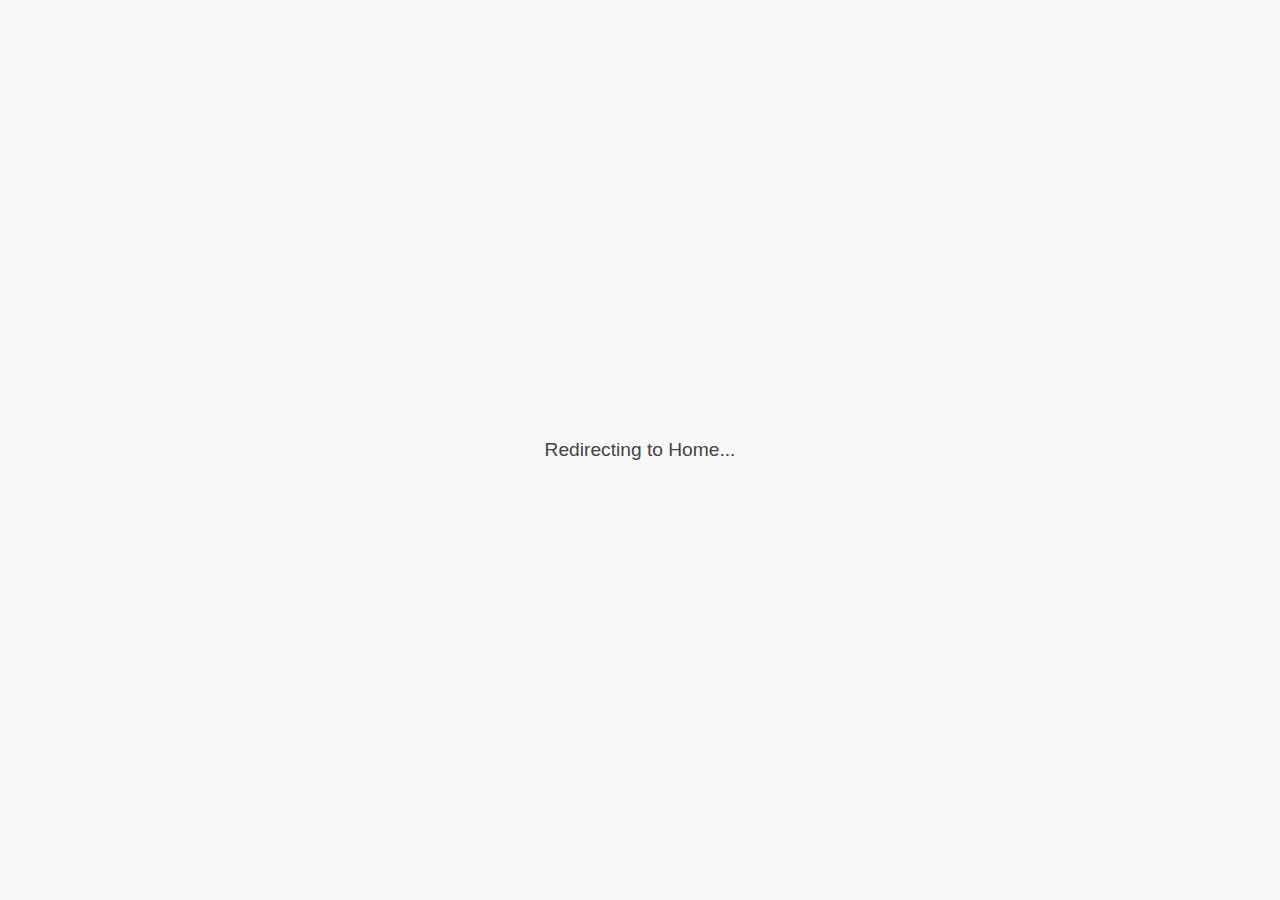
<file: index.html>
<!DOCTYPE html>
<html lang="en">
  <head>
    <meta charset="UTF-8" />
    <title>Redirecting...</title>
    <meta http-equiv="refresh" content="2;url=Home.php" />
    <style>
      body {
        font-family: Arial, sans-serif;
        background: #f9f9f9;
        display: flex;
        align-items: center;
        justify-content: center;
        height: 100vh;
        margin: 0;
        color: #444;
      }
      .message {
        font-size: 1.2rem;
      }
    </style>
  </head>
  <body>
    <div class="message">Redirecting to Home...</div>
  </body>
</html>
</file>
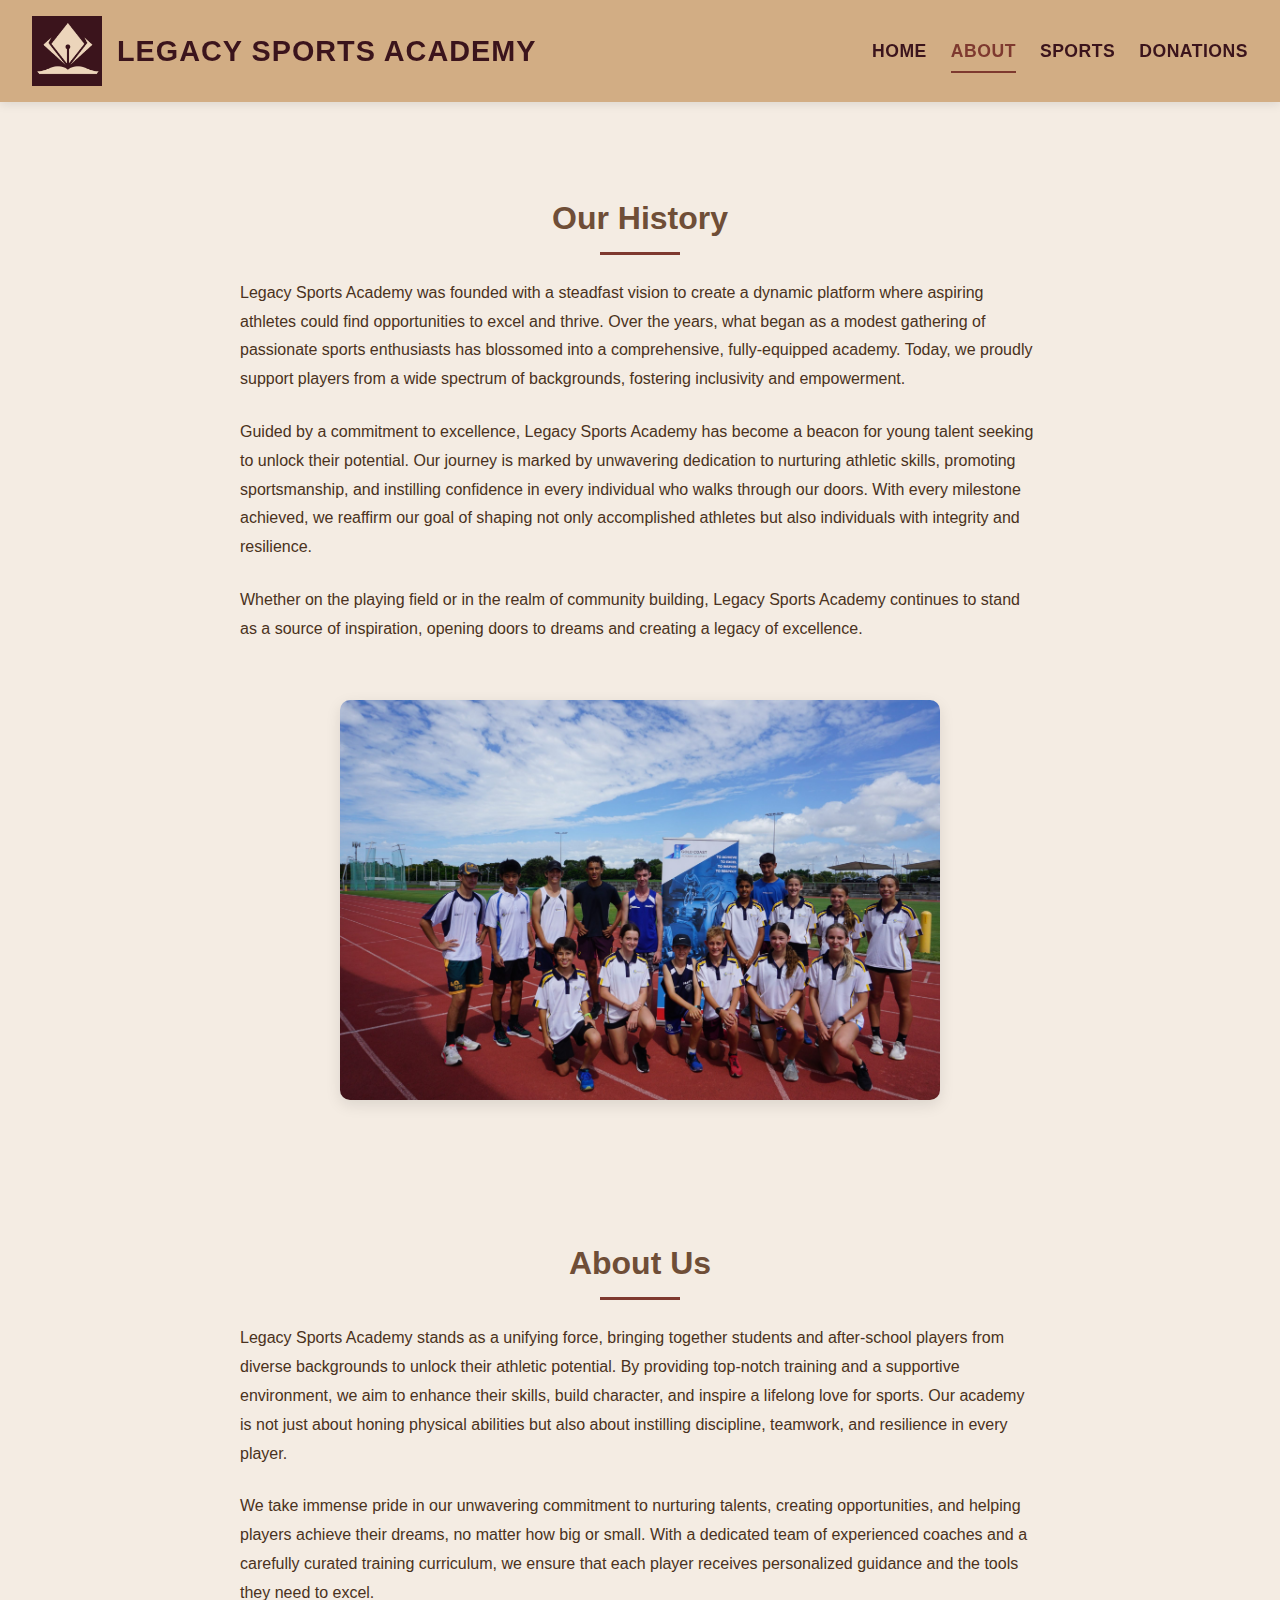
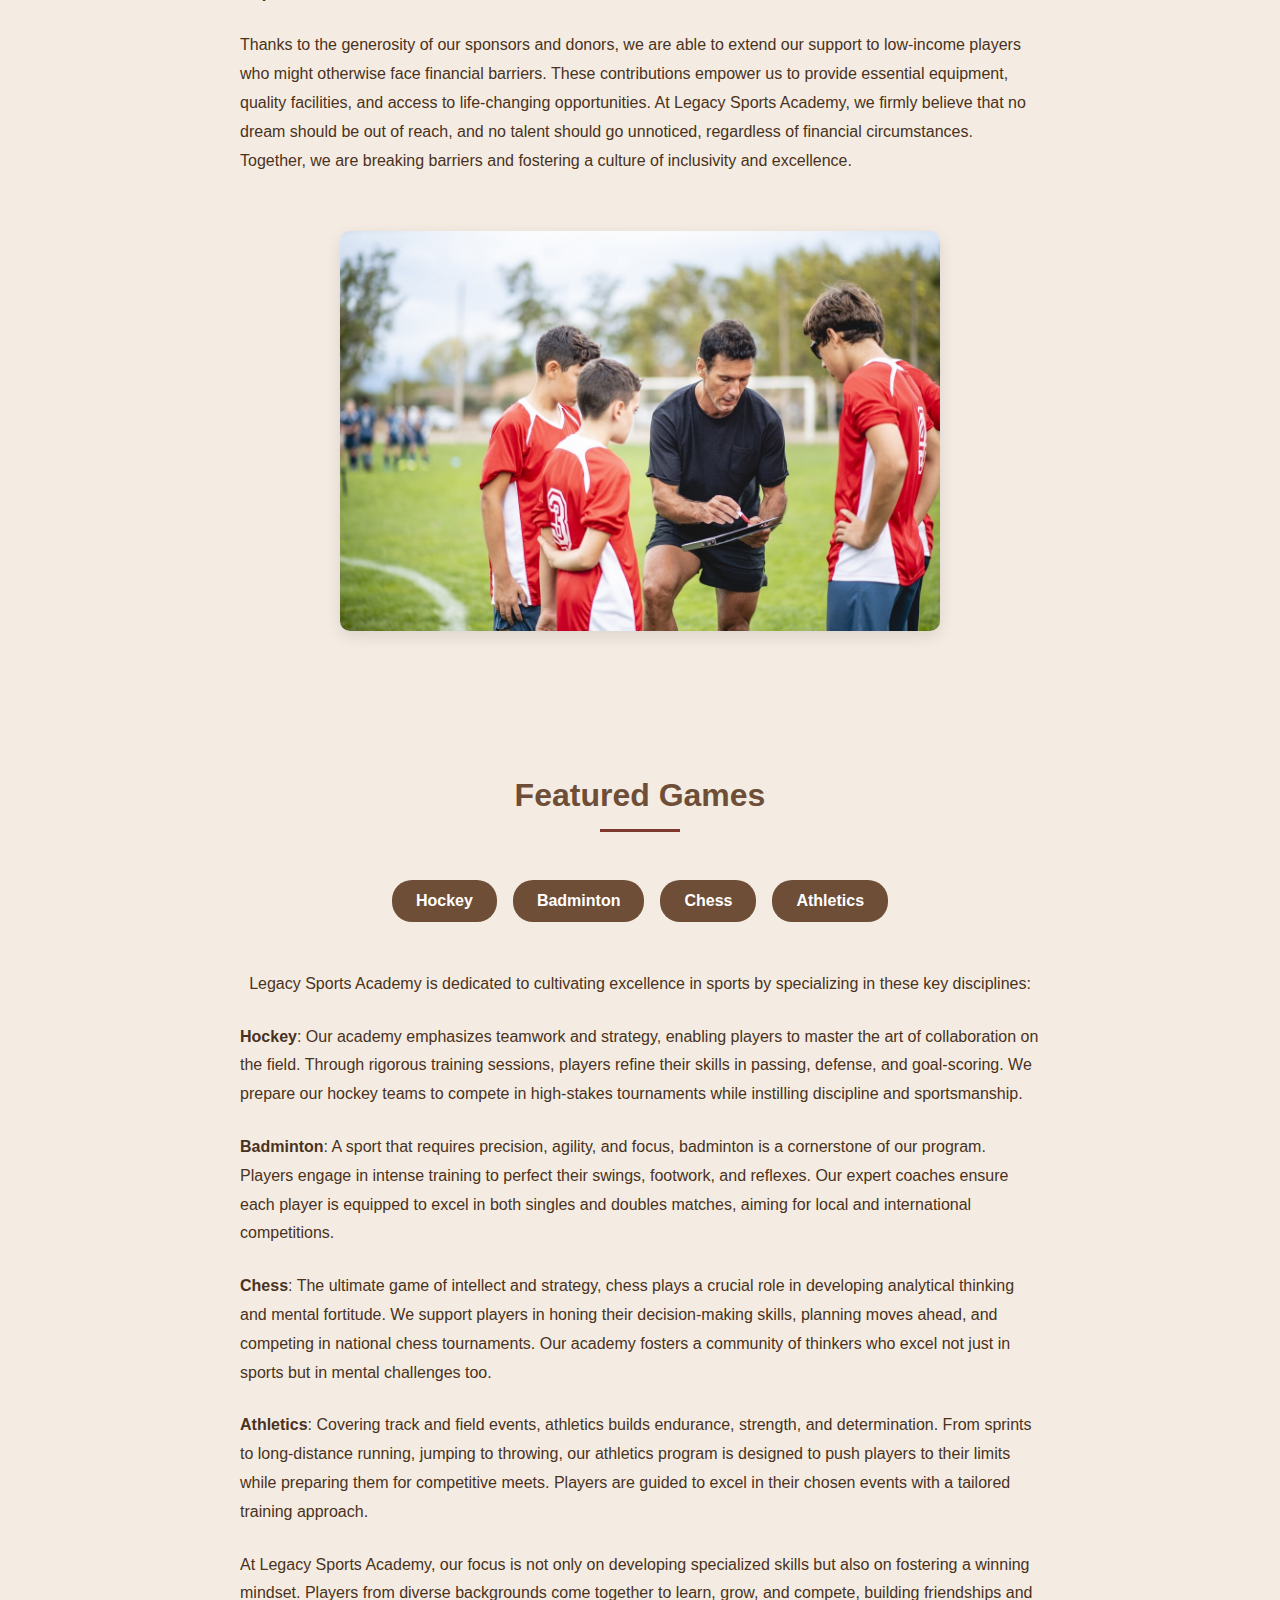
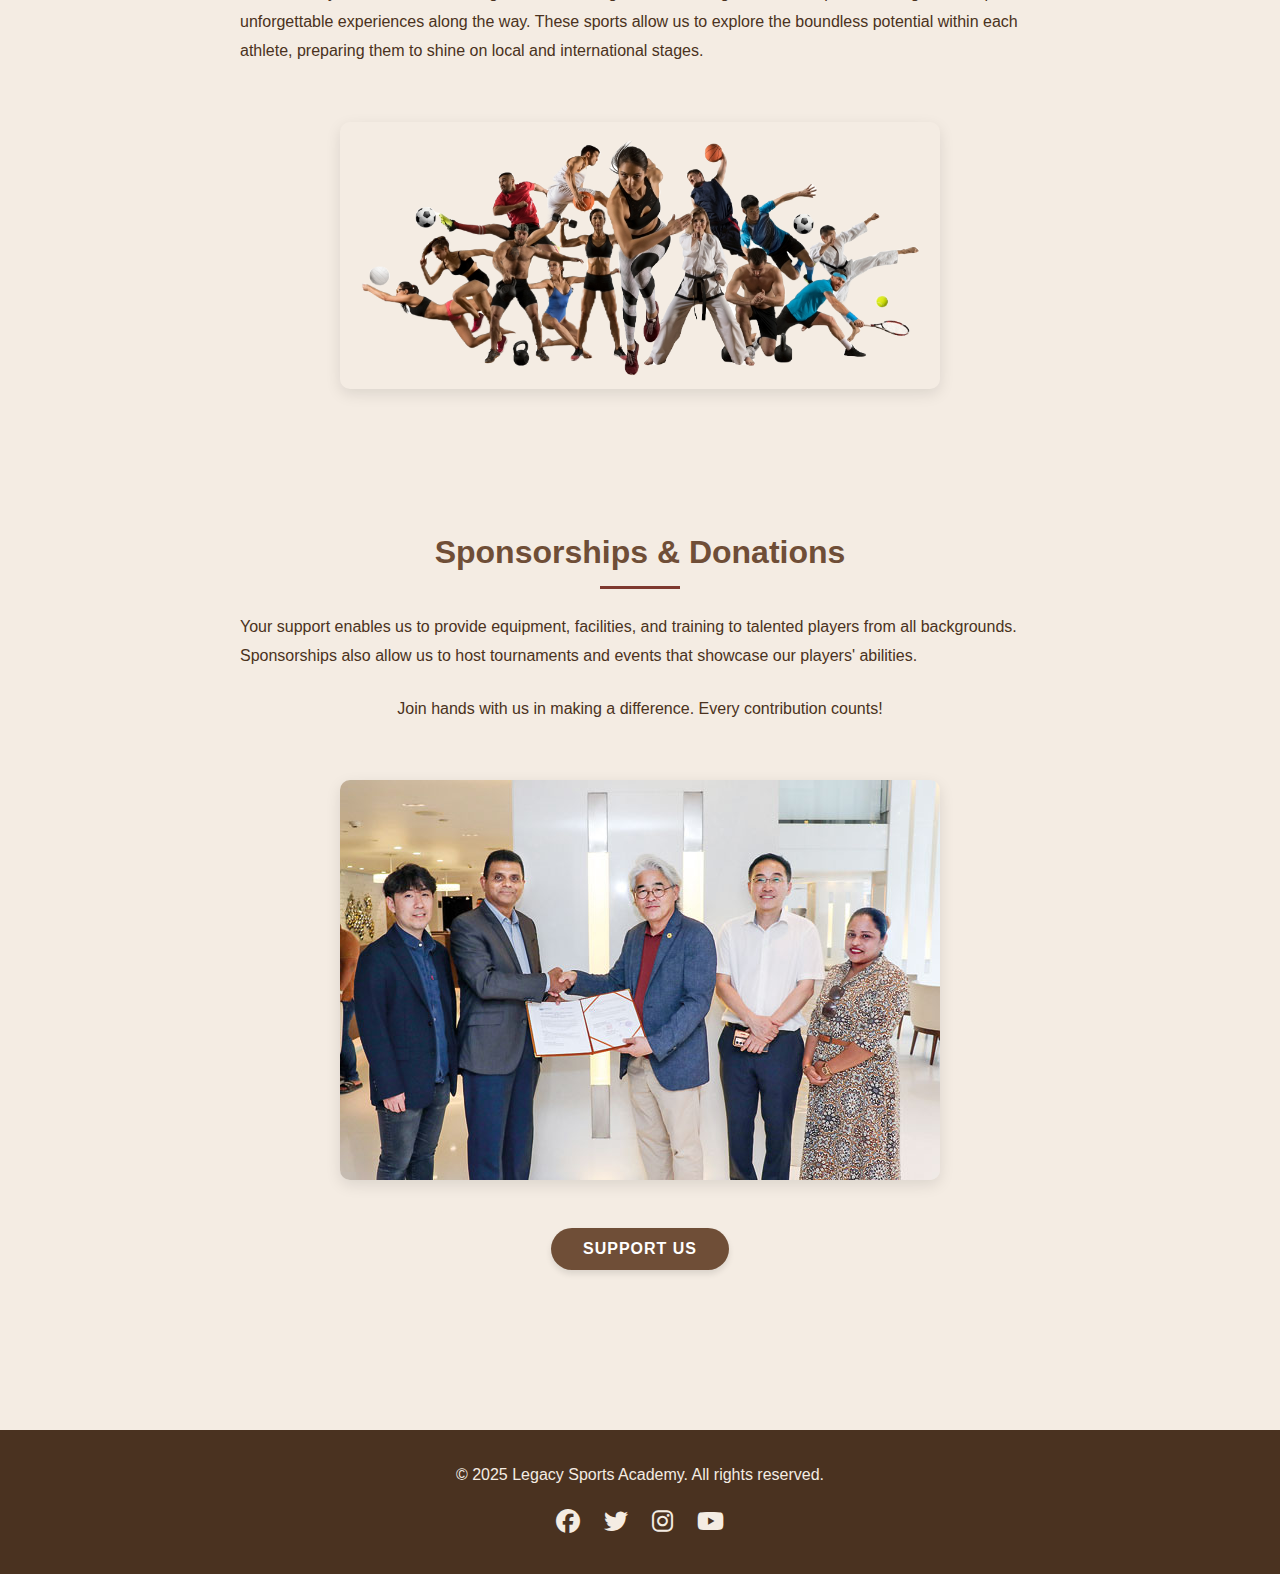
<file: about.html>
<!DOCTYPE html>
<html lang="en">
<head>
  <meta charset="UTF-8">
  <meta name="viewport" content="width=device-width, initial-scale=1.0">
  <title>About - Legacy Sports Academy</title>
  <link rel="stylesheet" href="about.css">
  <link rel="stylesheet" href="https://cdnjs.cloudflare.com/ajax/libs/font-awesome/6.4.0/css/all.min.css">
</head>
<body>
  <header>
    <div class="header-container">
      <div class="logo-container">
        <img src="image/2.png" alt="Legacy Sports Academy Logo" class="logo" />
        <div class="logo-text">
          <h1>Legacy Sports Academy</h1>
        </div>
      </div>
      <nav>
        <a href="index.html">Home</a>
        <a href="about.html" class="active">About</a>
        <a href="sports.html">Sports</a>
        <a href="donations.html">Donations</a>
       
      </nav>
      <button class="mobile-menu-btn"><i class="fas fa-bars"></i></button>
    </div>
  </header>

  <main>
    <!-- History Section -->
    <section class="history">
      <h2>Our History</h2>
      <div class="content">
        <p>
          Legacy Sports Academy was founded with a steadfast vision to create a dynamic platform where aspiring athletes could find opportunities to excel and thrive. Over the years, what began as a modest gathering of passionate sports enthusiasts has blossomed into a comprehensive,
          fully-equipped academy. Today, we proudly support players from a wide spectrum of backgrounds, fostering inclusivity and empowerment.
        </p>
        <p>
          Guided by a commitment to excellence, Legacy Sports Academy has become a beacon for young talent seeking to unlock their potential. Our journey is marked by unwavering dedication to nurturing athletic skills, promoting sportsmanship, and instilling confidence in every individual who walks through our doors. With every milestone achieved,
          we reaffirm our goal of shaping not only accomplished athletes but also individuals with integrity and resilience.
        </p>
        <p>
          Whether on the playing field or in the realm of community building, Legacy Sports Academy continues to stand as a source of inspiration,
          opening doors to dreams and creating a legacy of excellence.
        </p>
        <img src="image/team.jpg" alt="Players during a historical game" class="content-image" />
      </div>
    </section>

    <!-- About Section -->
    <section class="about">
      <h2>About Us</h2>
      <div class="content">
        <p>
          Legacy Sports Academy stands as a unifying force, bringing together students and after-school players from diverse backgrounds to unlock their athletic potential. By providing top-notch training and a supportive environment, we aim to enhance their skills, build character, and inspire a lifelong love for sports. 
          Our academy is not just about honing physical abilities but also about instilling discipline, teamwork, and resilience in every player.
        </p>
        <p>
          We take immense pride in our unwavering commitment to nurturing talents, creating opportunities, and helping players achieve their dreams, no matter how big or small. With a dedicated team of experienced coaches and a carefully curated training curriculum, 
          we ensure that each player receives personalized guidance and the tools they need to excel.
        </p>
        <p>
          Thanks to the generosity of our sponsors and donors, we are able to extend our support to low-income players who might otherwise face financial barriers. These contributions empower us to provide essential equipment, quality facilities, and access to life-changing opportunities. At Legacy Sports Academy, we firmly believe that no dream should be out of reach, and no talent should go unnoticed, 
          regardless of financial circumstances. Together, we are breaking barriers and fostering a culture of inclusivity and excellence.
        </p>
        <img src="image/coach.jpg" alt="Coach training young players" class="content-image" />
      </div>
    </section>

    <!-- Featured Games Section -->
    <section class="games">
      <h2>Featured Games</h2>
      <div class="content">
        <ul>
          <li>Hockey</li>
          <li>Badminton</li>
          <li>Chess</li>
          <li>Athletics</li>
        </ul>
        <p>
          Legacy Sports Academy is dedicated to cultivating excellence in sports by specializing in these key disciplines:
        </p>
        <p>
          <strong>Hockey</strong>: Our academy emphasizes teamwork and strategy, enabling players to master the art of collaboration on the field. Through rigorous training sessions, players refine their skills in passing, defense, and goal-scoring. We prepare our hockey teams to compete in high-stakes tournaments while instilling discipline and sportsmanship.
        </p>
        <p>
          <strong>Badminton</strong>: A sport that requires precision, agility, and focus, badminton is a cornerstone of our program. Players engage in intense training to perfect their swings, footwork, and reflexes. Our expert coaches ensure each player is equipped to excel in both singles and doubles matches, aiming for local and international competitions.
        </p>
        <p>
          <strong>Chess</strong>: The ultimate game of intellect and strategy, chess plays a crucial role in developing analytical thinking and mental fortitude. We support players in honing their decision-making skills, planning moves ahead, and competing in national chess tournaments. Our academy fosters a community of thinkers who excel not just in sports but in mental challenges too.
        </p>
        <p>
          <strong>Athletics</strong>: Covering track and field events, athletics builds endurance, strength, and determination. From sprints to long-distance running, jumping to throwing, our athletics program is designed to push players to their limits while preparing them for competitive meets. Players are guided to excel in their chosen events with a tailored training approach.
        </p>
        <p>
          At Legacy Sports Academy, our focus is not only on developing specialized skills but also on fostering a winning mindset. Players from diverse backgrounds come together to learn, grow, and compete, building friendships and unforgettable experiences along the way. These sports allow us to explore the boundless potential within each athlete, preparing them to shine on local and international stages.
        </p>
        <img src="image/HOME3.png" alt="Action shot of a featured game" class="content-image" />
      </div>
    </section>

    <!-- Sponsorships & Donations Section -->
    <section class="support">
      <h2>Sponsorships & Donations</h2>
      <div class="content">
        <p>
          Your support enables us to provide equipment, facilities, and training to talented players from all 
          backgrounds. Sponsorships also allow us to host tournaments and events that showcase our players' abilities.
        </p>
        <p>
          Join hands with us in making a difference. Every contribution counts!
        </p>
        <img src="image/donor.jpg" alt="Sponsors and donors event" class="content-image" />
        <button class="donate-btn">Support Us</button>
      </div>
    </section>
  </main>

  <footer>
    <p>© 2025 Legacy Sports Academy. All rights reserved.</p>
    <div class="social-links">
      <a href="#"><i class="fab fa-facebook"></i></a>
      <a href="#"><i class="fab fa-twitter"></i></a>
      <a href="#"><i class="fab fa-instagram"></i></a>
      <a href="#"><i class="fab fa-youtube"></i></a>
    </div>
  </footer>

  <script src="script.js"></script>
</body>
</html>
</file>
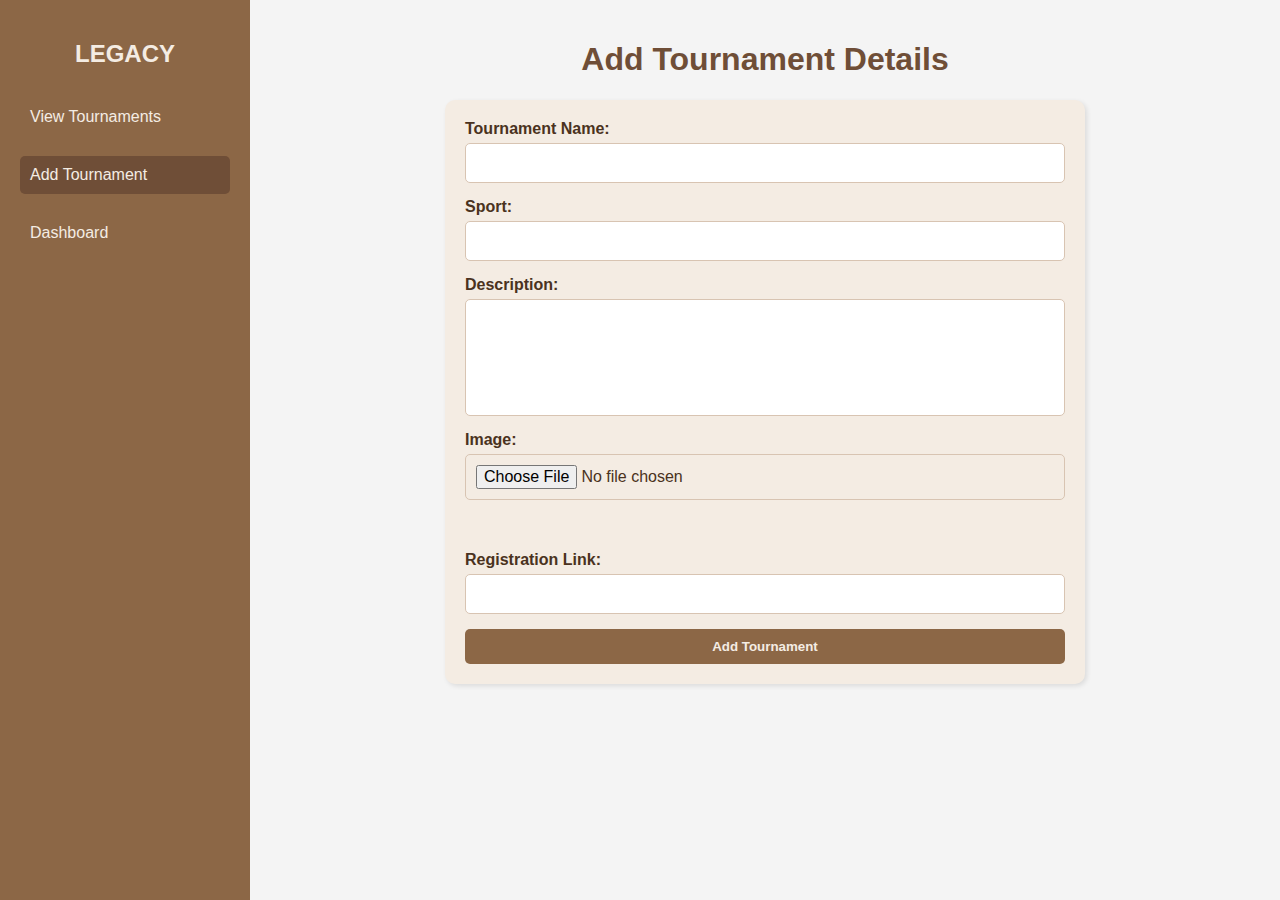
<file: addtournement.html>
<!DOCTYPE html>
<html lang="en">
<head>
    <meta charset="UTF-8">
    <meta name="viewport" content="width=device-width, initial-scale=1.0">
    <title>Add Tournament Details</title>
    <link rel="stylesheet" href="addtournement.css">
</head>
<body>
    <!-- Sidebar -->
    <div class="sidebar">
        <div class="logo">
            <h2>LEGACY</h2>
        </div>
        <ul>
            <li><a href="tournement.php">View Tournaments</a></li>
            <li class="active"><a href="addtournement.html">Add Tournament</a></li>
            <li><a href="AdminDash.php">Dashboard</a></li>
        </ul>
    </div>

    <!-- Main Content -->
    <div class="main-content">
        <header>
            <h1>Add Tournament Details</h1>
        </header>
        <div class="form-container">
            <form id="tournament-form" action="add_tournament.php" method="post" enctype="multipart/form-data">
                <label for="tournament-name">Tournament Name:</label>
                <input type="text" id="tournament-name" name="tournament-name" required>
                

                <label for="sport">Sport:</label>
                <input type="text" id="sport" name="sport" required>

                <label for="tournament-description">Description:</label>
                <textarea id="tournament-description" name="tournament-description" rows="5" required></textarea>

                <label for="imgfile">Image:</label>
                <input type="file" id="imgfile" name="imgfile"><br><br>

                <label for="register-link">Registration Link:</label>
                <input type="url" id="register-link" name="register-link" required>

                <button type="submit" class="submit-button">Add Tournament</button>
            </form>
        </div>
    </div>
</body>
</html>
</file>
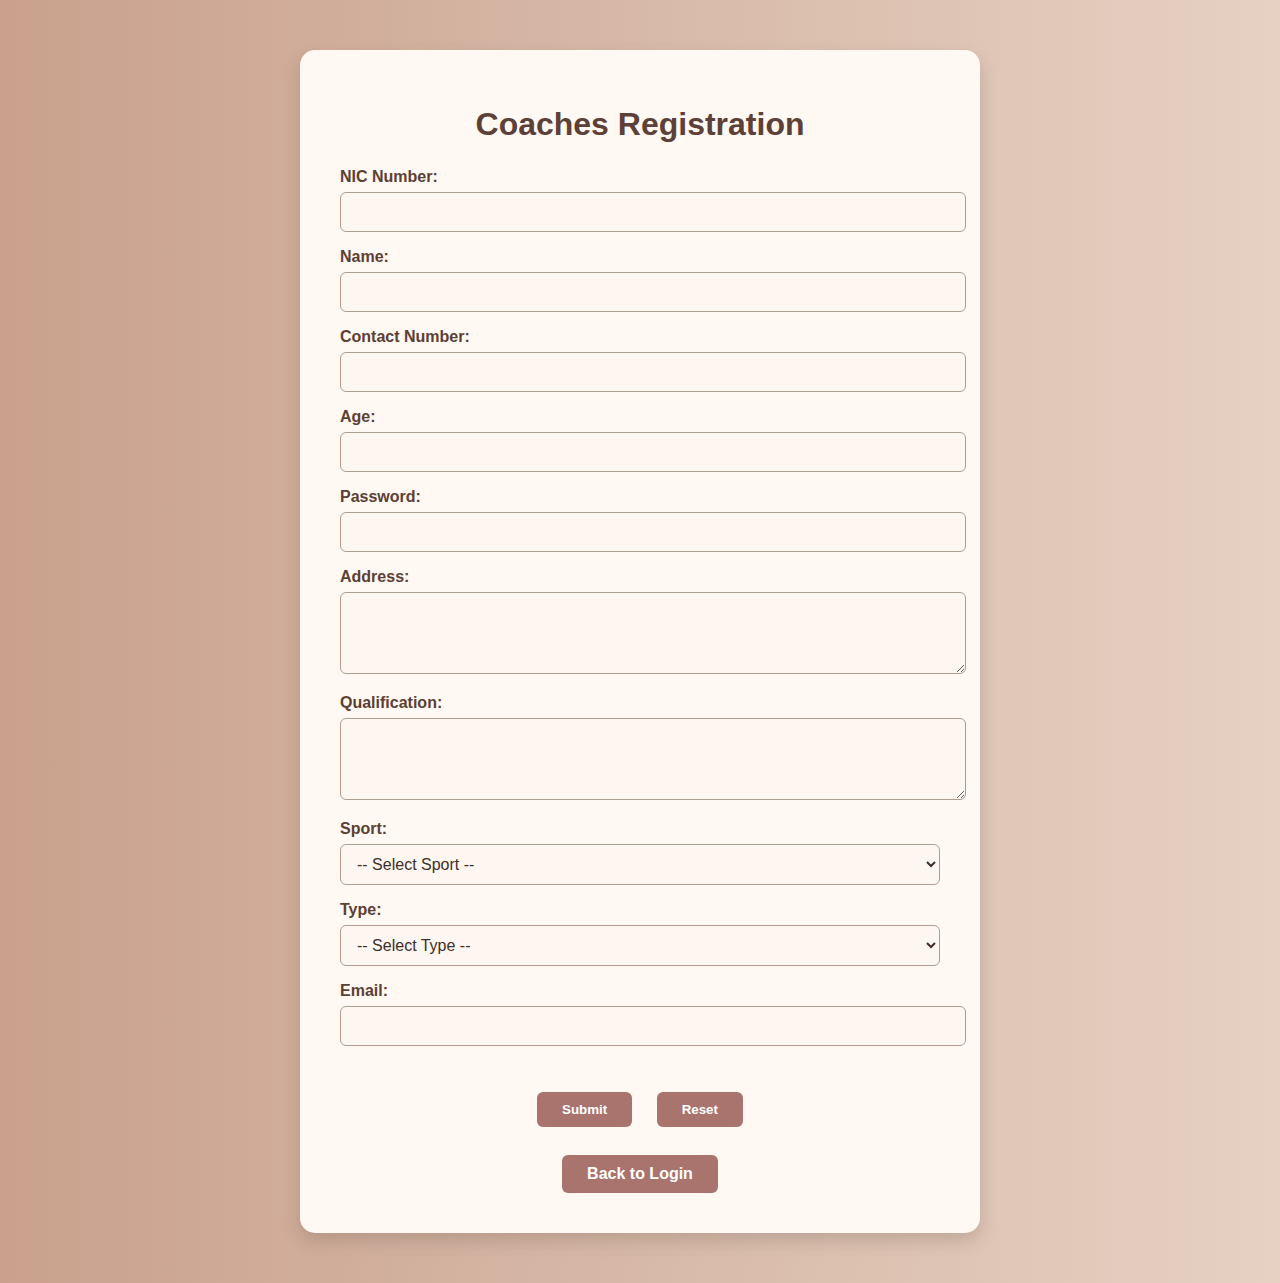
<file: Coach1.html>
<!DOCTYPE html>
<html lang="en">
  <head>
    <meta charset="UTF-8" />
    <title>Coaches Registration</title>
    <style>
      body {
        font-family: "Segoe UI", Tahoma, Geneva, Verdana, sans-serif;
        background: linear-gradient(to right, #c9a18d, #e6d1c3);
        margin: 0;
        padding: 0;
        color: #4d3c32;
      }

      .form-container {
        background-color: #fff8f3;
        max-width: 600px;
        margin: 50px auto;
        padding: 35px 40px;
        border-radius: 15px;
        box-shadow: 0 8px 18px rgba(77, 60, 50, 0.2);
      }

      h1 {
        text-align: center;
        color: #5d4037;
        margin-bottom: 25px;
      }

      label {
        font-weight: bold;
        color: #5c4033;
      }

      input[type="text"],
      input[type="password"],
      input[type="number"],
      input[type="email"],
      textarea,
      select {
        width: 100%;
        padding: 10px 12px;
        margin-top: 6px;
        margin-bottom: 16px;
        border: 1px solid #b29c8f;
        border-radius: 6px;
        background-color: #fef6f1;
        font-size: 16px;
        color: #3e2f28;
      }

      textarea {
        resize: vertical;
        min-height: 60px;
      }

      .form-buttons {
        text-align: center;
        margin-top: 25px;
      }

      input[type="submit"],
      input[type="reset"],
      .back-button {
        background-color: #a9746e;
        color: #fff;
        font-weight: bold;
        border: none;
        padding: 10px 25px;
        margin: 5px 10px;
        border-radius: 6px;
        cursor: pointer;
        transition: background 0.3s ease;
        text-decoration: none;
        display: inline-block;
      }

      input[type="submit"]:hover,
      input[type="reset"]:hover,
      .back-button:hover {
        background-color: #8d5d58;
      }
    </style>
  </head>
  <body>
    <div class="form-container">
      <h1>Coaches Registration</h1>
      <form name="frmCoach" method="post" action="CoachD.php">
        <label for="txtNIC">NIC Number:</label>
        <input type="text" id="txtNIC" name="txtNIC" maxlength="12" required />

        <label for="txtName">Name:</label>
        <input type="text" id="txtName" name="txtName" required />

        <label for="txtNum">Contact Number:</label>
        <input type="number" id="txtNum" name="txtNum" min="1" required />

        <label for="txtAge">Age:</label>
        <input type="number" id="txtAge" name="txtAge" min="1" required />

        <label for="txtpassword">Password:</label>
        <input type="password" id="txtpassword" name="txtpassword" required />

        <label for="txtAdd">Address:</label>
        <textarea id="txtAdd" name="txtAdd" required></textarea>

        <label for="txtQulific">Qualification:</label>
        <textarea id="txtQulific" name="txtQulific" required></textarea>

        <label for="cmbSport">Sport:</label>
        <select name="cmbSport" id="cmbSport" required>
          <option value="">-- Select Sport --</option>
          <option value="Chess">Chess</option>
          <option value="Tennis">Tennis</option>
          <option value="Swimming">Swimming</option>
          <option value="Badminton">Badminton</option>
        </select>

        <label for="cmbSessionType">Type:</label>
        <select name="cmbSessionType" id="cmbSessionType" required>
          <option value="">-- Select Type --</option>
          <option value="Individual Session">Individual Session</option>
          <option value="Group Session">Group Session</option>
        </select>

        <label for="txtEM">Email:</label>
        <input type="email" id="txtEM" name="txtEM" required />

        <div class="form-buttons">
          <input type="submit" name="btnSubmit" value="Submit" />
          <input type="reset" value="Reset" name="btnReset" /><br /><br />

          <a href="index.html" class="back-button">Back to Login</a>
        </div>
      </form>
    </div>
  </body>
</html>
</file>
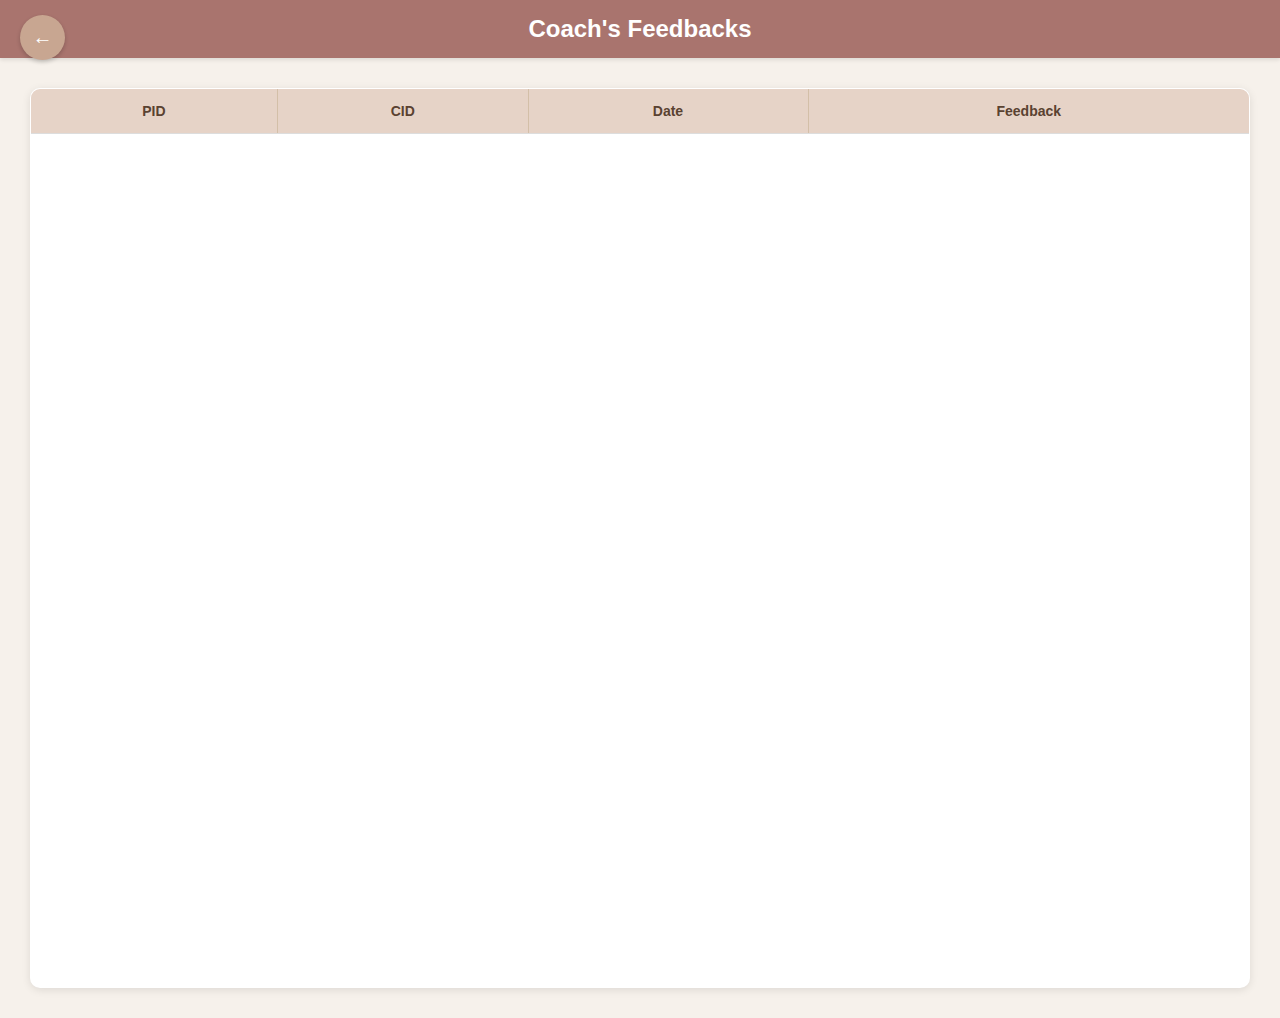
<file: coaches_feedback.html>
<!DOCTYPE html>
<html lang="en">
<head>
    <meta charset="UTF-8">
    <meta name="viewport" content="width=device-width, initial-scale=1.0">
    <title>Coach's Feedbacks</title>
    <link rel="stylesheet" href="style_arena.css">
    <script defer src="feedbacks.js"></script>
    <style>
        body {
            margin: 0;
            font-family: Arial, sans-serif;
            background-color: #f6f1eb;
        }

        .top-bar {
            background-color: #a9746e; 
            color: white;
            padding: 15px;
            text-align: center;
            font-size: 24px;
            font-weight: bold;
            box-shadow: 0 2px 4px rgba(0,0,0,0.1);
            position: relative;
        }

        .container {
            padding: 30px;
        }

        .back-button {
            position: absolute;
            top: 15px;
            left: 20px;
            background-color: #c8a691;            
            color: white;
            width: 45px;
            height: 45px;
            border: none;
            border-radius: 50%;
            font-size: 20px;
            font-weight: bold;
            cursor: pointer;
            box-shadow: 0 2px 4px rgba(0,0,0,0.2);
        }

        .back-button:hover {
            background-color: #b1937a;
        }

        table {
            width: 100%;
            border-collapse: collapse;
            background-color: white;
            border-radius: 10px;
            overflow: hidden;
            box-shadow: 0 2px 8px rgba(0, 0, 0, 0.1);
        }

        th, td {
            padding: 14px;
            border-bottom: 1px solid #ddd;
            text-align: center;
            color: #5a4231;
        }

        th {
            background-color: #e6d3c7;
        }

        tr:hover {
            background-color: #f1e6df;
        }
    </style>
</head>
<body>

    <div class="top-bar">
        Coach's Feedbacks
        <button class="back-button" onclick="goBack()">←</button>
    </div>

    <div class="container">
        <table>
            <thead>
                <tr>
                    <th>PID</th>
                    <th>CID</th>
                    <th>Date</th>
                    <th>Feedback</th>
                </tr>
            </thead>
            <tbody id="feedback-table-body">
                           </tbody>
        </table>
    </div>

    <script>
        function goBack() {
            window.location.href = "player_dashboard.html"; 
        }
    </script>

</body>
</html>
</file>
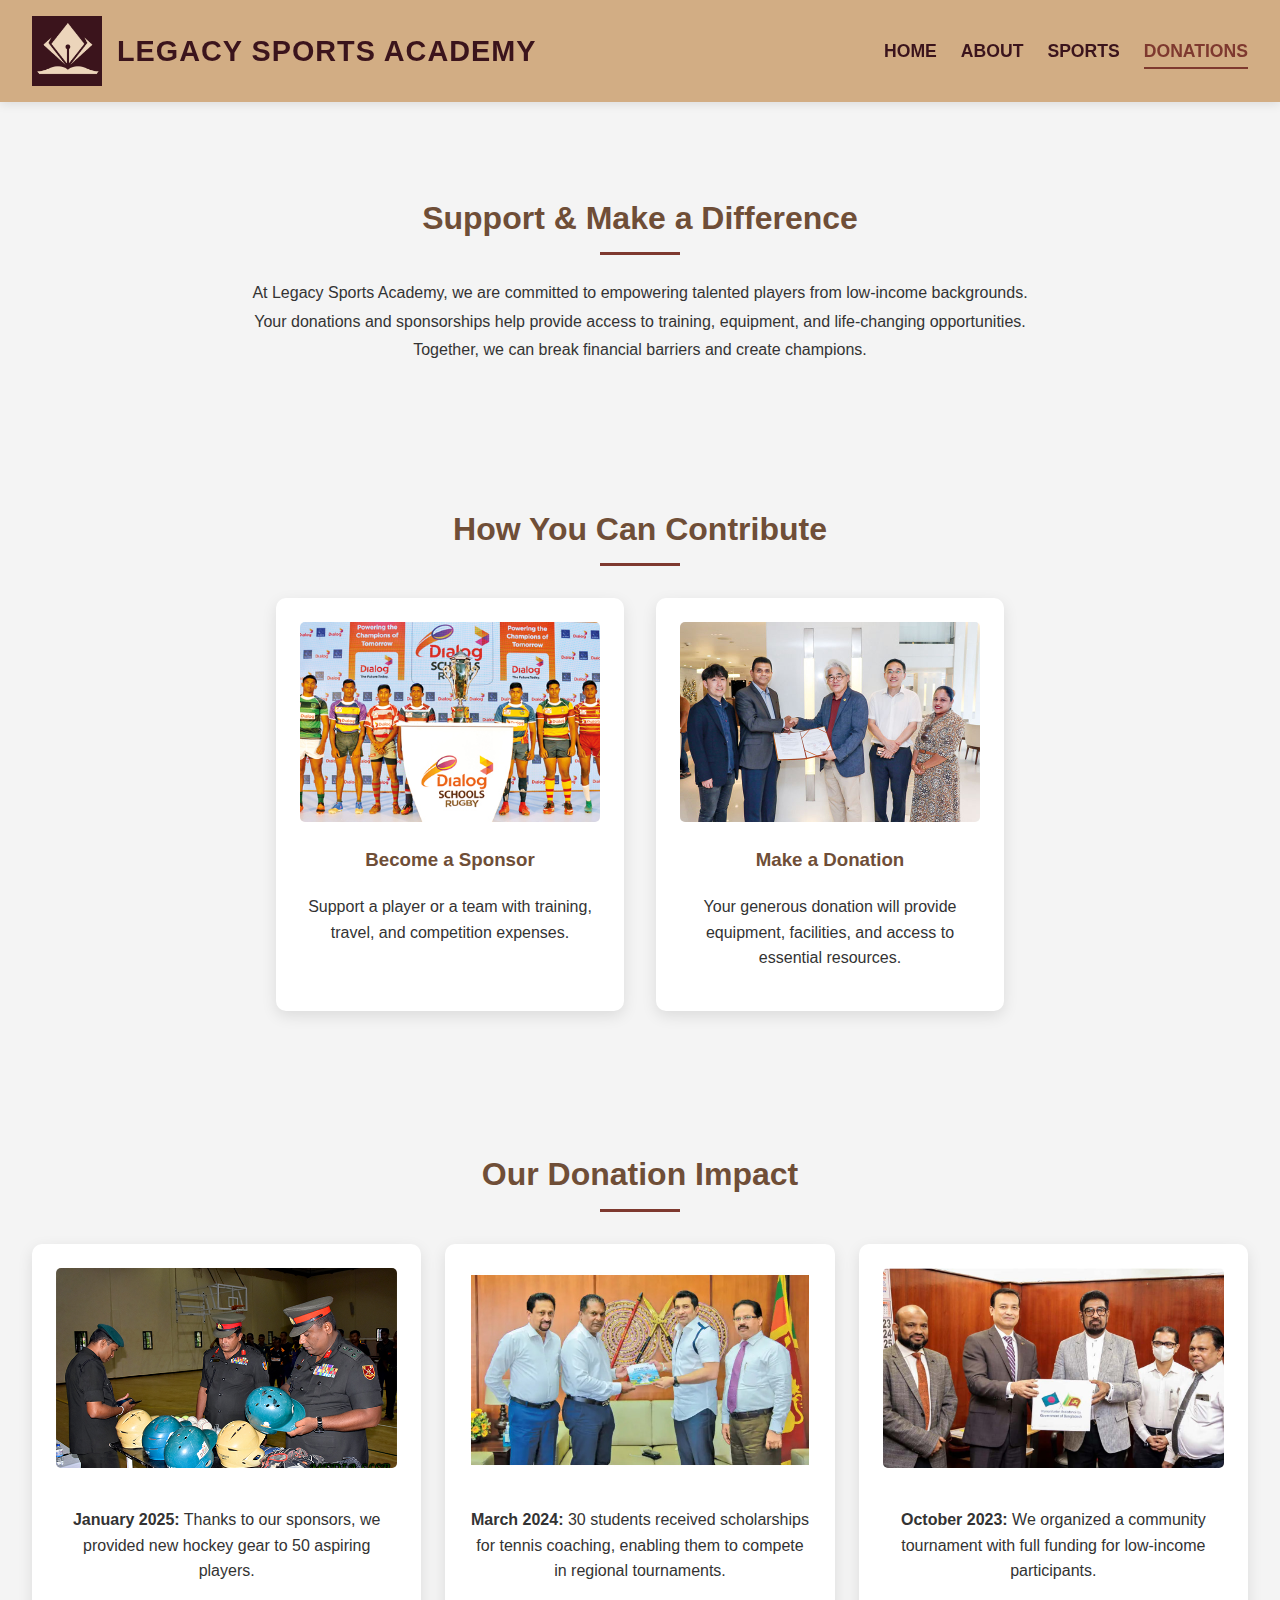
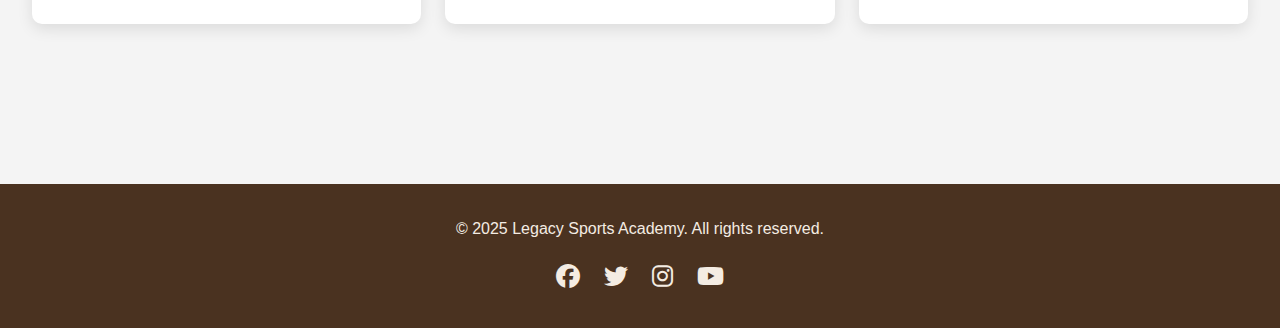
<file: donations.html>
<!DOCTYPE html>
<html lang="en">
  <head>
    <meta charset="UTF-8" />
    <meta name="viewport" content="width=device-width, initial-scale=1.0" />
    <title>Donations & Sponsorships - Legacy Sports Academy</title>
    <link rel="stylesheet" href="donations.css" />
    <link
      rel="stylesheet"
      href="https://cdnjs.cloudflare.com/ajax/libs/font-awesome/6.4.0/css/all.min.css"
    />
  </head>
  <body>
    <header class="navbar">
      <div class="nav-container">
        <div class="logo-container">
          <img
            src="image/2.png"
            alt="Legacy Sports Academy Logo"
            class="logo"
          />
          <div class="logo-text">
            <h1>LEGACY SPORTS ACADEMY</h1>
          </div>
        </div>
        <nav>
          <ul class="nav-menu">
            <li><a href="index.html">HOME</a></li>
            <li><a href="about.html">ABOUT</a></li>
            <li><a href="sports.html">SPORTS</a></li>
            <li><a href="donations.html" class="active">DONATIONS</a></li>
          </ul>
        </nav>
        <button class="mobile-menu-btn"><i class="fas fa-bars"></i></button>
      </div>
    </header>

    <main>
      <!-- Introduction Section -->
      <section class="intro">
        <h2>Support & Make a Difference</h2>
        <p>
          At Legacy Sports Academy, we are committed to empowering talented
          players from low-income backgrounds. Your donations and sponsorships
          help provide access to training, equipment, and life-changing
          opportunities. Together, we can break financial barriers and create
          champions.
        </p>
      </section>

      <!-- How to Contribute Section -->
      <section class="how-to-contribute">
        <h2>How You Can Contribute</h2>
        <div class="contribution-options">
          <div class="option">
            <img src="image/sponser.jpg" alt="Sponsorship Program" />
            <h3>Become a Sponsor</h3>
            <p>
              Support a player or a team with training, travel, and competition
              expenses.
            </p>
          </div>
          <div class="option">
            <img src="image/donor.jpg" alt="Donate Now" />
            <h3>Make a Donation</h3>
            <p>
              Your generous donation will provide equipment, facilities, and
              access to essential resources.
            </p>
          </div>
        </div>
      </section>

      <!-- History of Donations Section -->
      <section class="donation-history">
        <h2>Our Donation Impact</h2>
        <div class="history-container">
          <div class="history-item">
            <img src="image/donate.jpg" alt="Donors and Players" />
            <p>
              <strong>January 2025:</strong> Thanks to our sponsors, we provided
              new hockey gear to 50 aspiring players.
            </p>
          </div>
          <div class="history-item">
            <img src="image/donate3.jpg" alt="Children receiving equipment" />
            <p>
              <strong>March 2024:</strong> 30 students received scholarships for
              tennis coaching, enabling them to compete in regional tournaments.
            </p>
          </div>
          <div class="history-item">
            <img src="image/donate4.jpg" alt="Community event" />
            <p>
              <strong>October 2023:</strong> We organized a community tournament
              with full funding for low-income participants.
            </p>
          </div>
        </div>
      </section>
    </main>

    <footer>
      <p>© 2025 Legacy Sports Academy. All rights reserved.</p>
      <div class="social-links">
        <a href="#"><i class="fab fa-facebook"></i></a>
        <a href="#"><i class="fab fa-twitter"></i></a>
        <a href="#"><i class="fab fa-instagram"></i></a>
        <a href="#"><i class="fab fa-youtube"></i></a>
      </div>
    </footer>

    <script src="script.js"></script>
  </body>
</html>
</file>
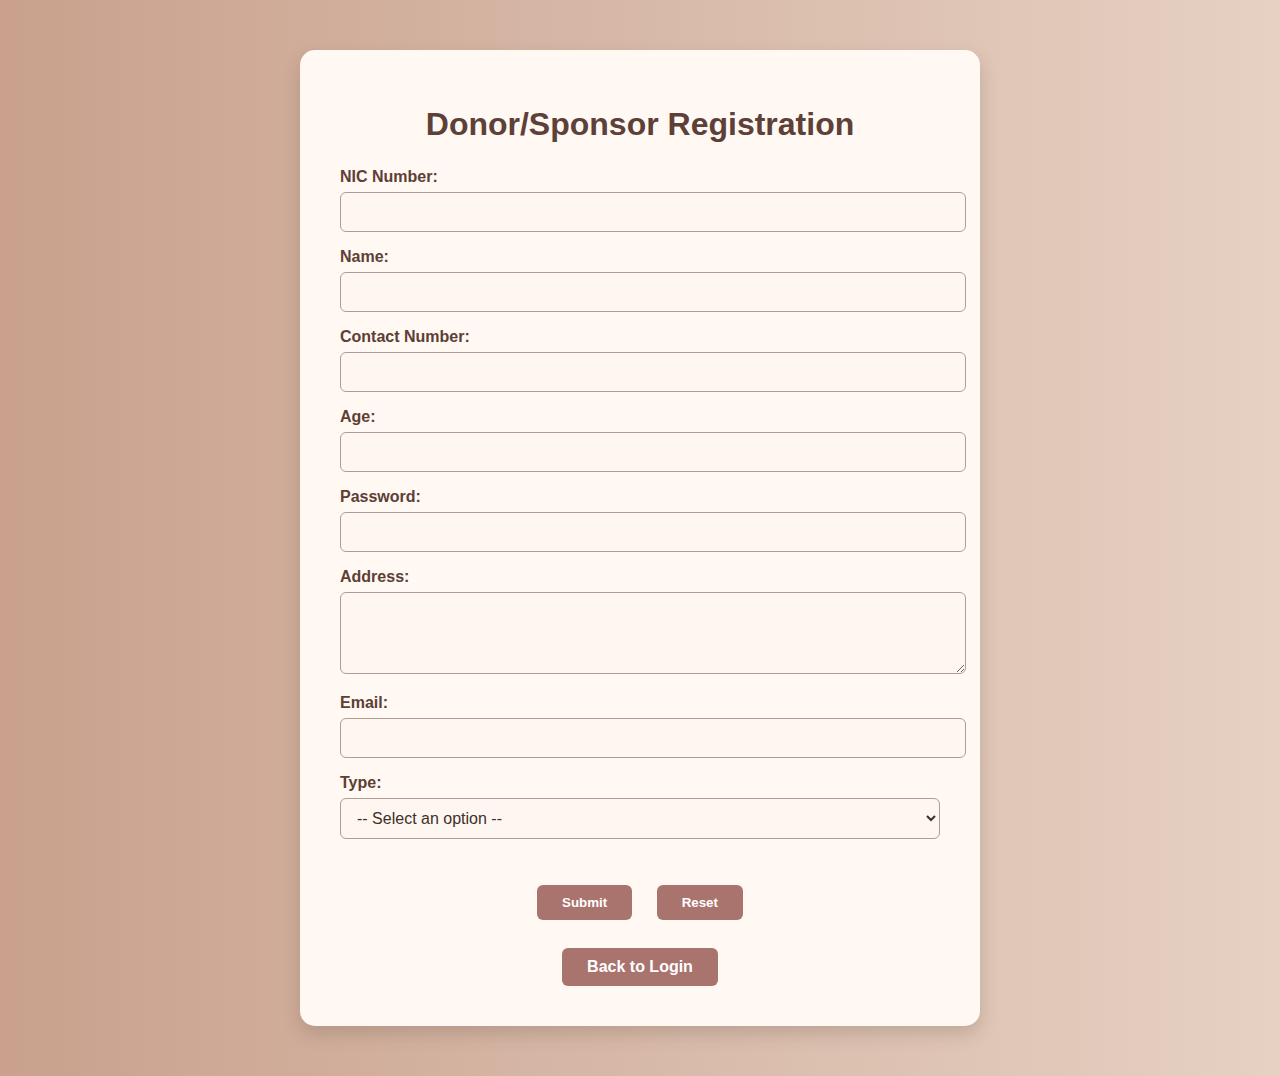
<file: Donor1.html>
<!DOCTYPE html>
<html lang="en">
  <head>
    <meta charset="UTF-8" />
    <title>Donor/Sponsor Registration</title>
    <style>
      body {
        font-family: "Segoe UI", Tahoma, Geneva, Verdana, sans-serif;
        background: linear-gradient(to right, #c9a18d, #e6d1c3);
        margin: 0;
        padding: 0;
        color: #4d3c32;
      }

      .form-container {
        background-color: #fff8f3;
        max-width: 600px;
        margin: 50px auto;
        padding: 35px 40px;
        border-radius: 15px;
        box-shadow: 0 8px 18px rgba(77, 60, 50, 0.2);
      }

      h1 {
        text-align: center;
        color: #5d4037;
        margin-bottom: 25px;
      }

      label {
        font-weight: bold;
        color: #5c4033;
      }

      input[type="text"],
      input[type="password"],
      input[type="number"],
      input[type="email"],
      textarea,
      select {
        width: 100%;
        padding: 10px 12px;
        margin-top: 6px;
        margin-bottom: 16px;
        border: 1px solid #b29c8f;
        border-radius: 6px;
        background-color: #fef6f1;
        font-size: 16px;
        color: #3e2f28;
      }

      textarea {
        resize: vertical;
        min-height: 60px;
      }

      .form-buttons {
        text-align: center;
        margin-top: 25px;
      }

      input[type="submit"],
      input[type="reset"],
      .back-button {
        background-color: #a9746e;
        color: #fff;
        font-weight: bold;
        border: none;
        padding: 10px 25px;
        margin: 5px 10px;
        border-radius: 6px;
        cursor: pointer;
        transition: background 0.3s ease;
        text-decoration: none;
        display: inline-block;
      }

      input[type="submit"]:hover,
      input[type="reset"]:hover,
      .back-button:hover {
        background-color: #8d5d58;
      }
    </style>
  </head>
  <body>
    <div class="form-container">
      <h1>Donor/Sponsor Registration</h1>
      <form name="frmDonorSponsor" method="post" action="DonorD.php">
        <label for="txtNIC">NIC Number:</label>
        <input type="text" id="txtNIC" name="txtNIC" maxlength="12" required />

        <label for="txtName">Name:</label>
        <input type="text" id="txtName" name="txtName" required />

        <label for="txtNum">Contact Number:</label>
        <input type="number" id="txtNum" name="txtNum" min="1" required />

        <label for="txtAge">Age:</label>
        <input type="number" id="txtAge" name="txtAge" min="1" required />

        <label for="txtpassword">Password:</label>
        <input type="password" id="txtpassword" name="txtpassword" required />

        <label for="txtAdd">Address:</label>
        <textarea id="txtAdd" name="txtAdd" required></textarea>

        <label for="txtEM">Email:</label>
        <input type="email" id="txtEM" name="txtEM" required />

        <label for="cmbType">Type:</label>
        <select name="cmbType" id="cmbType" required>
          <option value="">-- Select an option --</option>
          <option value="sponsorships">For Sponsorships</option>
          <option value="donate">Donate Money for Academy</option>
          <option value="equipments">Provide Equipment</option>
        </select>

        <div class="form-buttons">
          <input type="submit" name="btnSubmit" value="Submit" />
          <input type="reset" value="Reset" name="btnReset" /><br /><br />

          <a href="index.html" class="back-button">Back to Login</a>
        </div>
      </form>
    </div>
  </body>
</html>
</file>
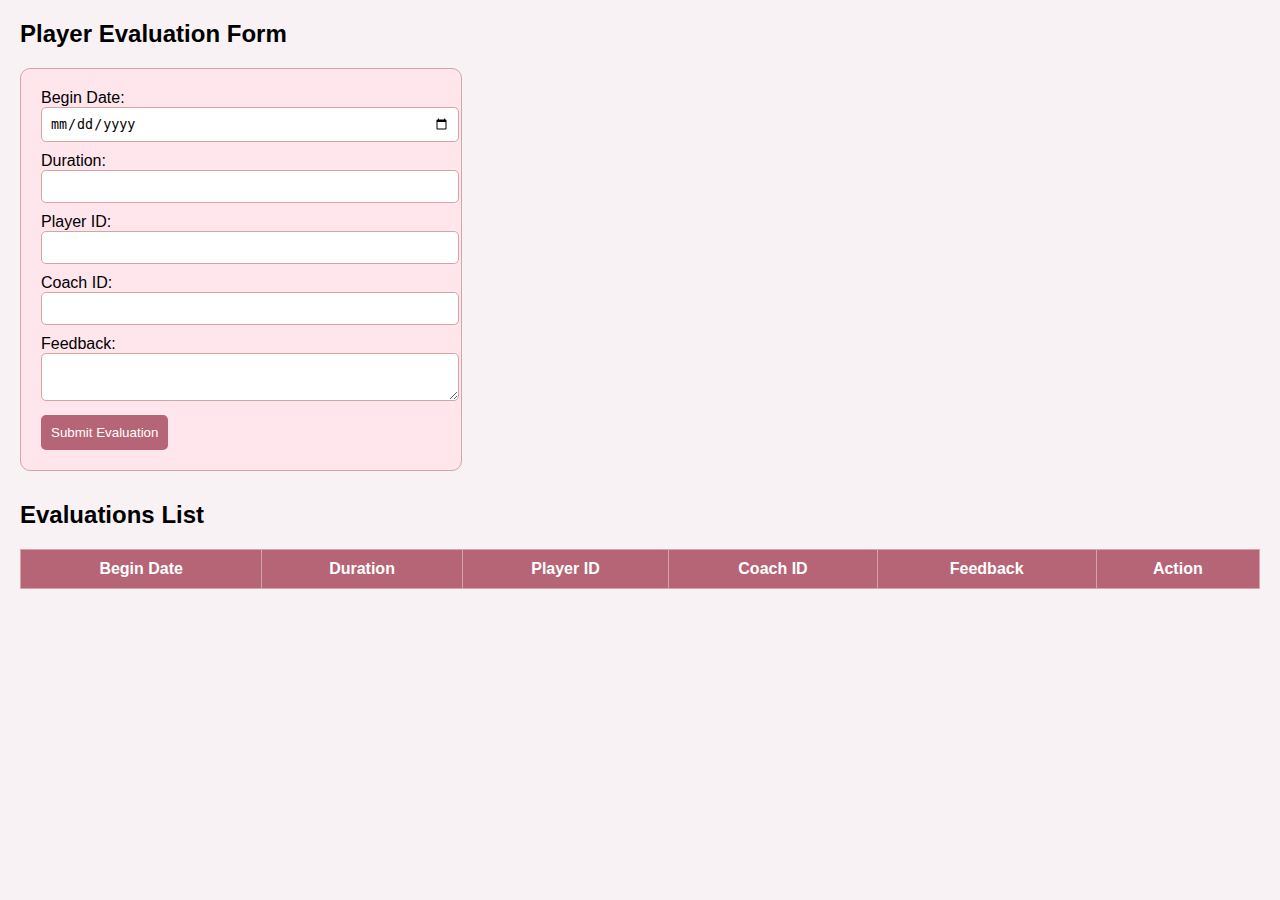
<file: Edit trainee.html>
<!DOCTYPE html>
<html lang="en">
<head>
    <meta charset="UTF-8">
    <title>Player Evaluation Form</title>
    <style>
        /* Your pastel maroon theme */
        body {
            font-family: Arial, sans-serif;
            background-color: #f8f2f4;
            margin: 20px;
        }
        form {
            background-color: #ffe5ec;
            padding: 20px;
            border: 1px solid #d4a5a5;
            border-radius: 10px;
            width: 400px;
            margin-bottom: 30px;
        }
        form input, form textarea {
            width: 100%;
            margin-bottom: 10px;
            padding: 8px;
            border-radius: 5px;
            border: 1px solid #d4a5a5;
        }
        form button {
            background-color: #b56576;
            color: white;
            padding: 10px;
            border: none;
            border-radius: 5px;
            cursor: pointer;
        }
        table {
            width: 100%;
            border-collapse: collapse;
            background-color: #fff0f5;
        }
        th, td {
            border: 1px solid #d4a5a5;
            padding: 10px;
            text-align: center;
        }
        th {
            background-color: #b56576;
            color: white;
        }
        tr:hover {
            background-color: #f3d1d8;
        }
        .btn {
            padding: 5px 10px;
            border: none;
            border-radius: 5px;
            margin: 2px;
            cursor: pointer;
        }
        .edit-btn {
            background-color: #8d6a7f;
            color: white;
        }
        .delete-btn {
            background-color: #d9534f;
            color: white;
        }
    </style>
</head>
<body>

<h2>Player Evaluation Form</h2>
<form id="evaluationForm">
    <input type="hidden" name="isEditing" id="isEditing" value="0">

    <label>Begin Date:</label>
    <input type="date" name="txtBeginDate" id="txtBeginDate" required>

    <label>Duration:</label>
    <input type="text" name="txtDuration" id="txtDuration" required>

    <label>Player ID:</label>
    <input type="text" name="txtPID" id="txtPID" required>

    <label>Coach ID:</label>
    <input type="text" name="txtCID" id="txtCID" required>

    <label>Feedback:</label>
    <textarea name="txtFeedback" id="txtFeedback" required></textarea>

    <button type="submit">Submit Evaluation</button>
</form>

<h2>Evaluations List</h2>
<table id="evaluationTable">
    <thead>
        <tr>
            <th>Begin Date</th>
            <th>Duration</th>
            <th>Player ID</th>
            <th>Coach ID</th>
            <th>Feedback</th>
            <th>Action</th>
        </tr>
    </thead>
    <tbody>
        <!-- Data loaded dynamically -->
    </tbody>
</table>

<script>
// Load all evaluations
function loadEvaluations() {
    fetch('Edit trainee.php')
        .then(response => response.json())
        .then(data => {
            const tbody = document.getElementById('evaluationTable').querySelector('tbody');
            tbody.innerHTML = "";

            data.forEach(row => {
                const tr = document.createElement('tr');
                tr.innerHTML = `
                    <td>${row.BDate}</td>
                    <td>${row.Duration}</td>
                    <td>${row.PID}</td>
                    <td>${row.CID}</td>
                    <td>${row.Feedback}</td>
                    <td>
                        <button class="btn edit-btn" onclick="editEvaluation('${row.BDate}', '${row.Duration}', '${row.PID}', '${row.CID}', '${row.Feedback}')">Edit</button>
                        <button class="btn delete-btn" onclick="deleteEvaluation('${row.PID}', '${row.CID}')">Delete</button>
                    </td>
                `;
                tbody.appendChild(tr);
            });
        });
}

// Fill form for editing
function editEvaluation(BDate, Duration, PID, CID, Feedback) {
    document.getElementById('txtBeginDate').value = BDate;
    document.getElementById('txtDuration').value = Duration;
    document.getElementById('txtPID').value = PID;
    document.getElementById('txtCID').value = CID;
    document.getElementById('txtFeedback').value = Feedback;
    document.getElementById('isEditing').value = "1";
}

// Delete evaluation
function deleteEvaluation(pid, cid) {
    if (confirm('Are you sure you want to delete this evaluation?')) {
        fetch('Edit trainee.php', {
            method: 'POST',
            headers: {'Content-Type': 'application/x-www-form-urlencoded'},
            body: `action=delete&txtPID=${pid}&txtCID=${cid}`
        })
        .then(() => loadEvaluations());
    }
}

// Handle form submit
document.getElementById('evaluationForm').addEventListener('submit', function(e) {
    e.preventDefault();

    const formData = new FormData(this);

    fetch('Edit trainee.php', {
        method: 'POST',
        body: formData
    })
    .then(() => {
        this.reset();
        document.getElementById('isEditing').value = "0";
        loadEvaluations();
    });
});

// Initial load
loadEvaluations();
</script>

</body>
</html>
</file>
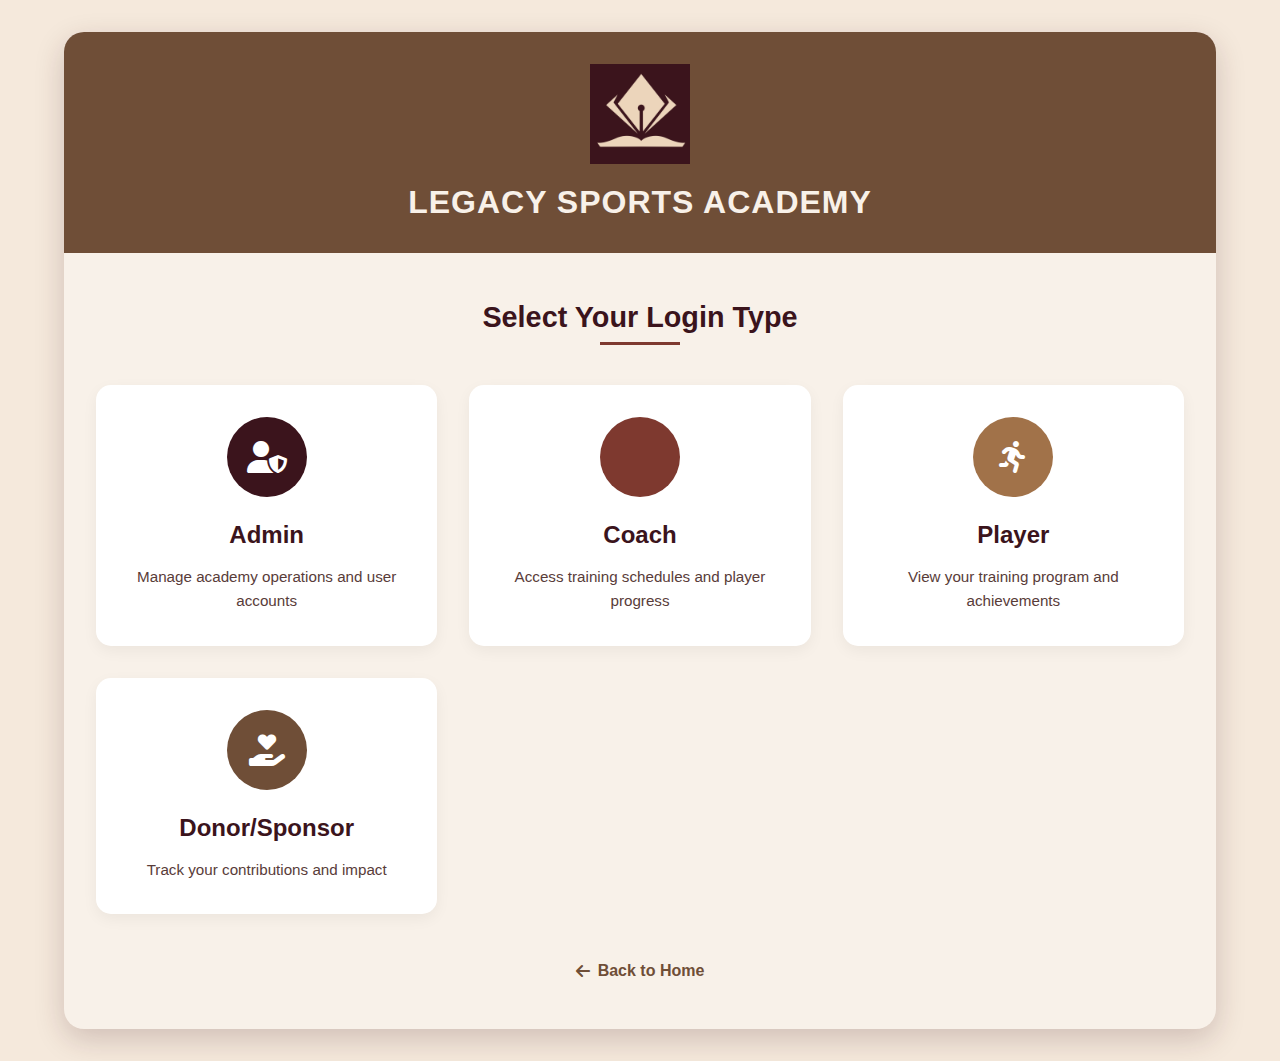
<file: loginselect.html>
<!DOCTYPE html>
<html lang="en">
  <head>
    <meta charset="UTF-8" />
    <meta name="viewport" content="width=device-width, initial-scale=1.0" />
    <title>Login Selection - Legacy Sports Academy</title>
    <link rel="stylesheet" href="loginselect.css" />
    <link
      rel="stylesheet"
      href="https://cdnjs.cloudflare.com/ajax/libs/font-awesome/6.4.0/css/all.min.css"
    />
  </head>
  <body>
    <div class="login-container">
      <div class="logo-header">
        <img src="image/2.png" alt="Legacy Sports Academy Logo" />
        <h1>LEGACY SPORTS ACADEMY</h1>
      </div>

      <div class="login-options">
        <h2>Select Your Login Type</h2>

        <div class="option-grid">
          <a href="login4.html?type=admin" class="option-card admin">
            <div class="icon"><i class="fas fa-user-shield"></i></div>
            <h3>Admin</h3>
            <p>Manage academy operations and user accounts</p>
          </a>

          <a href="login4.html?type=coach" class="option-card coach">
            <div class="icon"><i class="fas fa-whistle"></i></div>
            <h3>Coach</h3>
            <p>Access training schedules and player progress</p>
          </a>

          <a href="login4.html?type=player" class="option-card player">
            <div class="icon"><i class="fas fa-running"></i></div>
            <h3>Player</h3>
            <p>View your training program and achievements</p>
          </a>

          <a href="login4.html?type=donor" class="option-card donor">
            <div class="icon"><i class="fas fa-hand-holding-heart"></i></div>
            <h3>Donor/Sponsor</h3>
            <p>Track your contributions and impact</p>
          </a>
        </div>

        <div class="back-home">
          <a href="home.php"><i class="fas fa-arrow-left"></i> Back to Home</a>
        </div>
      </div>
    </div>
  </body>
</html>
</file>
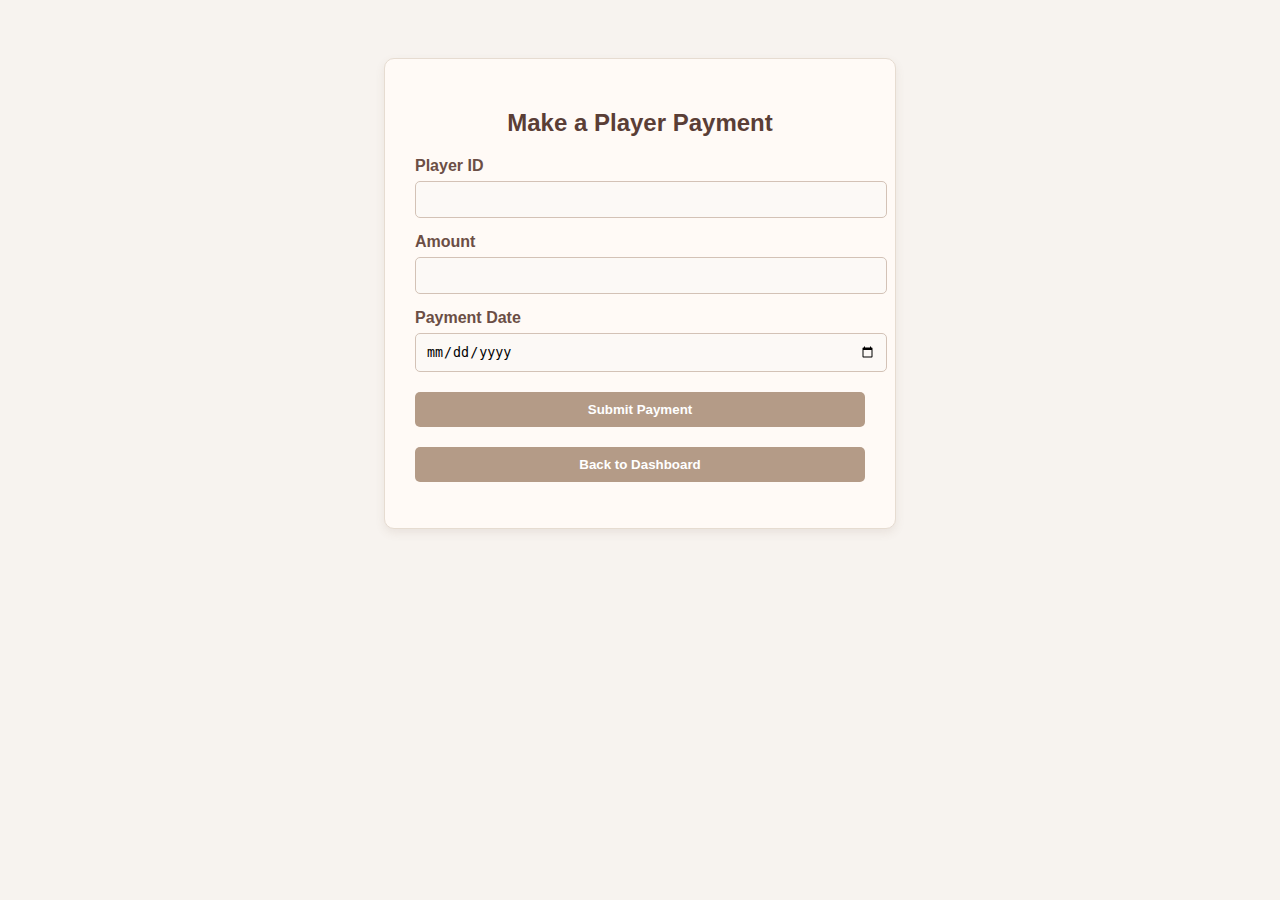
<file: payment_form.html>
<?php
session_start();


$player_id = isset($_GET['PID']) ? $_GET['PID'] : (isset($_SESSION['PID']) ? $_SESSION['PID'] : '');
?>

<!DOCTYPE html>
<html lang="en">
<head>
    <meta charset="UTF-8">
    <title>Make a Player Payment</title>
    <link rel="stylesheet" href="payment_style.css">
</head>
<body>
    <div class="payment-container">
        <h2>Make a Player Payment</h2>

        
    <form id="paymentForm" method="POST" action="submit_payment.php" onsubmit="return validatePaymentForm()">
        <label for="player_id">Player ID</label>
        <input type="text" id="player_id" name="player_id" value="" required>

        <label for="amount">Amount</label>
        <input type="number" step="0.01" id="amount" name="amount" required>

        <label for="payment_date">Payment Date</label>
        <input type="date" id="payment_date" name="payment_date" required>

        <button type="submit">Submit Payment</button>
    </form>

        <button onclick="window.location.href='player_dashboard.html'">Back to Dashboard</button>
        
        <p id="paymentError"></p>
    </div>

    <script src="payment_validation.js"></script>
</body>
</html>
</file>
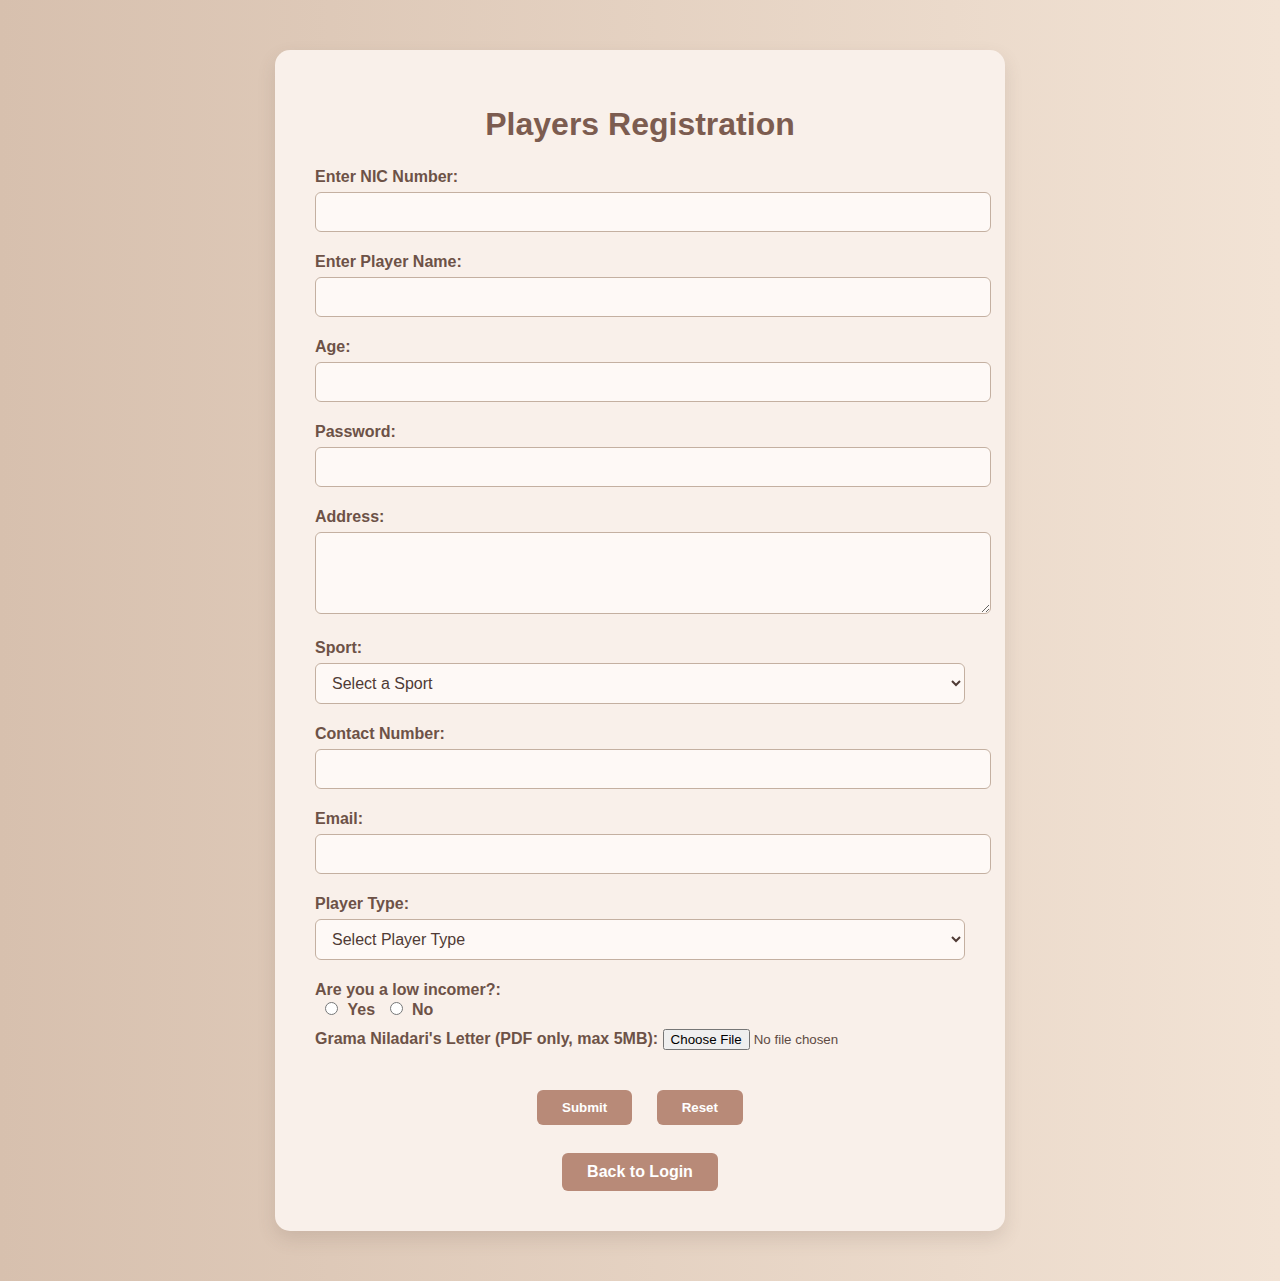
<file: Player1.html>
<!DOCTYPE html>
<html lang="en">
  <head>
    <meta charset="UTF-8" />
    <meta name="viewport" content="width=device-width, initial-scale=1.0" />
    <title>Players Registration</title>
    <style>
      body {
        font-family: "Segoe UI", Tahoma, Geneva, Verdana, sans-serif;
        background: linear-gradient(to right, #d7c0ae, #f2e3d5);
        margin: 0;
        padding: 0;
        color: #5e4b43;
      }

      .form-container {
        background-color: #f9f0ea;
        max-width: 650px;
        margin: 50px auto;
        padding: 35px 40px;
        border-radius: 15px;
        box-shadow: 0 8px 18px rgba(94, 75, 67, 0.15);
      }

      h1 {
        text-align: center;
        color: #7c5c50;
        margin-bottom: 25px;
      }

      label {
        font-weight: bold;
        color: #6d5247;
      }

      input[type="text"],
      input[type="password"],
      input[type="number"],
      input[type="email"],
      input[type="tel"],
      textarea,
      select {
        width: 100%;
        padding: 10px 12px;
        margin-top: 6px;
        margin-bottom: 16px;
        border: 1px solid #c4b0a1;
        border-radius: 6px;
        background-color: #fef9f6;
        font-size: 16px;
        color: #4f3b35;
      }

      textarea {
        resize: vertical;
        min-height: 60px;
      }

      input[type="radio"] {
        margin-left: 10px;
        margin-right: 5px;
      }

      input[type="file"] {
        margin-top: 5px;
        margin-bottom: 20px;
      }

      .form-buttons {
        text-align: center;
        margin-top: 25px;
      }

      input[type="submit"],
      input[type="reset"],
      .back-button {
        background-color: #b88a78;
        color: #fff;
        font-weight: bold;
        border: none;
        padding: 10px 25px;
        margin: 5px 10px;
        border-radius: 6px;
        cursor: pointer;
        transition: background 0.3s ease;
        text-decoration: none;
        display: inline-block;
      }

      input[type="submit"]:hover,
      input[type="reset"]:hover,
      .back-button:hover {
        background-color: #a37665;
      }

      .error {
        color: red;
        font-size: 14px;
        margin-top: -10px;
        margin-bottom: 15px;
      }
    </style>
  </head>
  <body>
    <div class="form-container">
      <h1>Players Registration</h1>
      <form
        name="frmPlayer"
        method="post"
        action="player.php"
        enctype="multipart/form-data"
        onsubmit="return validateForm()"
      >
        <label for="txtNIC">Enter NIC Number:</label>
        <input
          type="text"
          id="txtNIC"
          name="txtNIC"
          maxlength="12"
          required
          pattern="^[0-9]{9}[vVxX]$|^[0-9]{12}$"
          title="NIC should be 9 digits followed by 'V' or 'X' or a 12-digit number."
        />
        <div id="nicError" class="error"></div>

        <label for="txtName">Enter Player Name:</label>
        <input
          type="text"
          id="txtName"
          name="txtName"
          size="40"
          required
          pattern="^[A-Za-z\s]+$"
          title="Only letters and spaces are allowed."
        />
        <div id="nameError" class="error"></div>

        <label for="txtAge">Age:</label>
        <input
          type="number"
          id="txtAge"
          name="txtAge"
          min="1"
          max="100"
          required
        />
        <div id="ageError" class="error"></div>

        <label for="txtpassword">Password:</label>
        <input
          type="password"
          id="txtpassword"
          name="txtpassword"
          required
          minlength="6"
        />
        <div id="passwordError" class="error"></div>

        <label for="txtAdd">Address:</label>
        <textarea id="txtAdd" name="txtAdd" required></textarea>
        <div id="addressError" class="error"></div>

        <label for="cmbSport">Sport:</label>
        <select name="cmbSport" id="cmbSport" required>
          <option value="">Select a Sport</option>
          <option value="Chess">Chess</option>
          <option value="Tennis">Tennis</option>
          <option value="Swimming">Swimming</option>
          <option value="Badminton">Badminton</option>
        </select>
        <div id="sportError" class="error"></div>

        <label for="txtNum">Contact Number:</label>
        <input
          type="tel"
          id="txtNum"
          name="txtNum"
          pattern="[0-9]{10}"
          required
          title="Please enter a 10-digit phone number"
        />
        <div id="contactError" class="error"></div>

        <label for="txtEM">Email:</label>
        <input type="email" id="txtEM" name="txtEM" required />
        <div id="emailError" class="error"></div>

        <label for="cmbPlayerType">Player Type:</label>
        <select name="cmbPlayerType" id="cmbPlayerType" required>
          <option value="">Select Player Type</option>
          <option value="school">School Players</option>
          <option value="after_school">After School Players</option>
        </select>
        <div id="typeError" class="error"></div>

        <label>Are you a low incomer?:</label><br />
        <input
          type="radio"
          name="radiolowIncome"
          id="lowIncomeYes"
          value="yes"
          required
        />
        <label for="lowIncomeYes">Yes</label>
        <input type="radio" name="radiolowIncome" id="lowIncomeNo" value="no" />
        <label for="lowIncomeNo">No</label>
        <div id="incomeError" class="error"></div>

        <label for="imgfile"
          >Grama Niladari's Letter (PDF only, max 5MB):</label
        >
        <input type="file" id="imgfile" name="imgfile" accept=".pdf" required />
        <div id="fileError" class="error"></div>

        <div class="form-buttons">
          <input type="submit" name="btnSubmit" value="Submit" />
          <input type="reset" value="Reset" /><br /><br />
          <a href="index.html" class="back-button">Back to Login</a>
        </div>
      </form>
    </div>

    <script>
      function validateForm() {
        let isValid = true;

        // Clear previous errors
        document
          .querySelectorAll(".error")
          .forEach((el) => (el.textContent = ""));

        // Validate NIC
        const nic = document.getElementById("txtNIC").value;
        const nicPattern = /^[0-9]{9}[vVxX]$|^[0-9]{12}$/;
        if (!nicPattern.test(nic)) {
          document.getElementById("nicError").textContent =
            "Invalid NIC format";
          isValid = false;
        }

        // Validate Name
        const name = document.getElementById("txtName").value;
        const namePattern = /^[A-Za-z\s]+$/;
        if (!namePattern.test(name)) {
          document.getElementById("nameError").textContent =
            "Name should contain only letters and spaces";
          isValid = false;
        }

        // Validate Age
        const age = document.getElementById("txtAge").value;
        if (age < 1 || age > 100) {
          document.getElementById("ageError").textContent =
            "Age must be between 1 and 100";
          isValid = false;
        }

        // Validate Password
        const password = document.getElementById("txtpassword").value;
        if (password.length < 6) {
          document.getElementById("passwordError").textContent =
            "Password must be at least 6 characters";
          isValid = false;
        }

        // Validate Contact Number
        const contact = document.getElementById("txtNum").value;
        const contactPattern = /^[0-9]{10}$/;
        if (!contactPattern.test(contact)) {
          document.getElementById("contactError").textContent =
            "Contact number must be 10 digits";
          isValid = false;
        }

        // Validate File
        const fileInput = document.getElementById("imgfile");
        if (fileInput.files.length > 0) {
          const file = fileInput.files[0];
          if (file.size > 5 * 1024 * 1024) {
            // 2MB
            document.getElementById("fileError").textContent =
              "File size must be less than 5MB";
            isValid = false;
          }
          if (file.type !== "application/pdf") {
            document.getElementById("fileError").textContent =
              "Only PDF files are allowed";
            isValid = false;
          }
        }

        return isValid;
      }
    </script>
  </body>
</html>
</file>
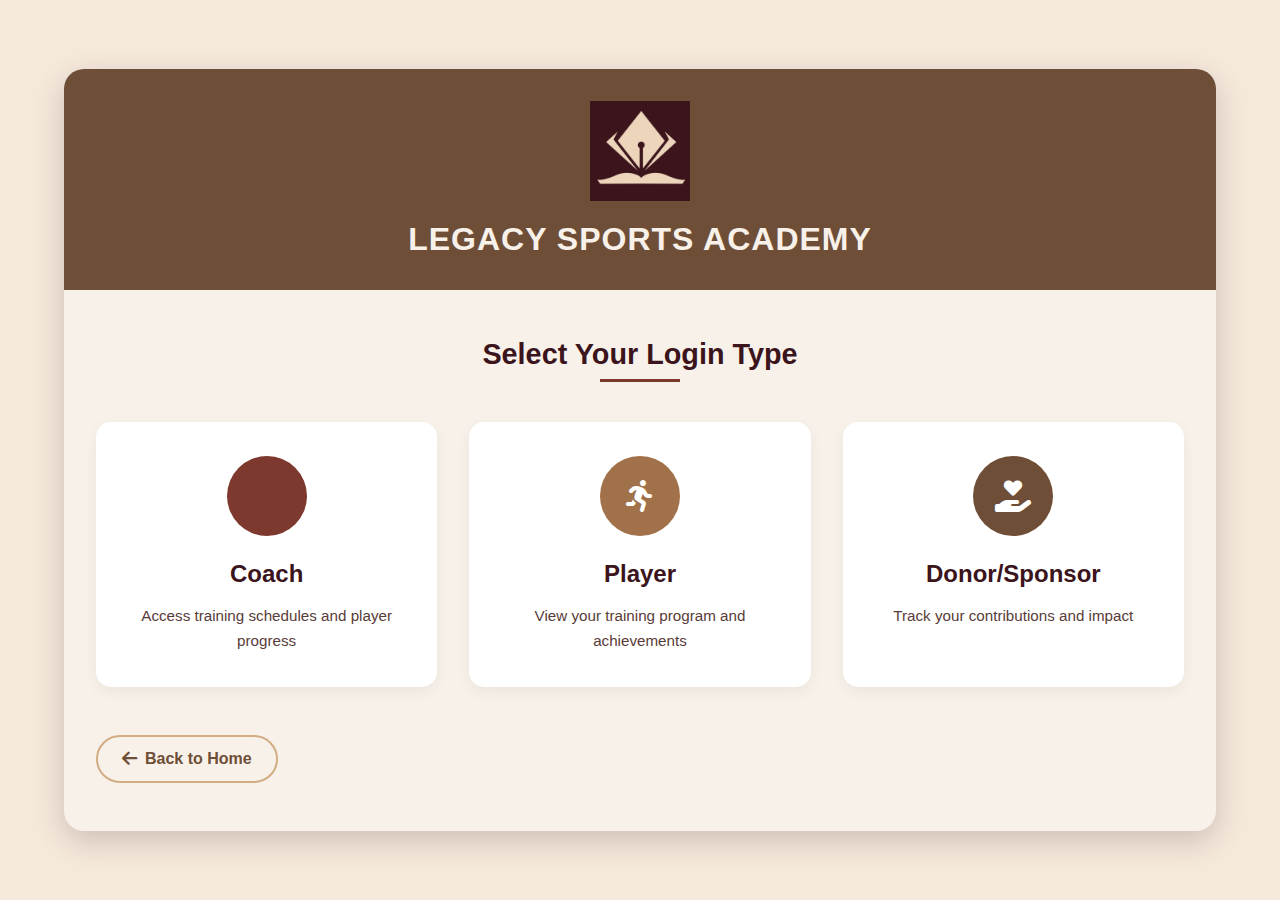
<file: register.html>
<!DOCTYPE html>
<html lang="en">
  <head>
    <meta charset="UTF-8" />
    <meta name="viewport" content="width=device-width, initial-scale=1.0" />
    <title>Login Selection - Legacy Sports Academy</title>
    <link
      rel="stylesheet"
      href="https://cdnjs.cloudflare.com/ajax/libs/font-awesome/6.4.0/css/all.min.css"
    />
    <style>
      /* Base Styles */
      * {
        margin: 0;
        padding: 0;
        box-sizing: border-box;
        font-family: "Montserrat", sans-serif;
      }

      body {
        background-color: #f5e9dc;
        color: #3b141c;
        min-height: 100vh;
        display: flex;
        justify-content: center;
        align-items: center;
      }

      .login-container {
        width: 90%;
        max-width: 1200px;
        background-color: #f8f1e9;
        border-radius: 20px;
        box-shadow: 0 10px 30px rgba(59, 20, 28, 0.2);
        overflow: hidden;
        margin: 2rem 0;
      }

      .logo-header {
        background-color: #6f4e37;
        padding: 2rem;
        text-align: center;
        color: #f8f1e9;
      }

      .logo-header img {
        width: 100px;
        height: 100px;
        object-fit: contain;
        margin-bottom: 1rem;
      }

      .logo-header h1 {
        font-size: 2rem;
        font-weight: 700;
        letter-spacing: 1px;
      }

      .login-options {
        padding: 3rem 2rem;
      }

      .login-options h2 {
        text-align: center;
        color: #3b141c;
        margin-bottom: 2.5rem;
        font-size: 1.8rem;
        position: relative;
      }

      .login-options h2::after {
        content: "";
        display: block;
        width: 80px;
        height: 3px;
        background: #7e392f;
        margin: 0.5rem auto;
      }

      .option-grid {
        display: grid;
        grid-template-columns: repeat(auto-fit, minmax(250px, 1fr));
        gap: 2rem;
        margin-bottom: 3rem;
      }

      .option-card {
        background: white;
        border-radius: 15px;
        padding: 2rem 1.5rem;
        text-align: center;
        text-decoration: none;
        color: #3b141c;
        transition: all 0.3s ease;
        box-shadow: 0 5px 15px rgba(0, 0, 0, 0.05);
        border: 2px solid transparent;
      }

      .option-card:hover {
        transform: translateY(-10px);
        box-shadow: 0 15px 30px rgba(0, 0, 0, 0.1);
      }

      .option-card .icon {
        width: 80px;
        height: 80px;
        margin: 0 auto 1.5rem;
        border-radius: 50%;
        display: flex;
        align-items: center;
        justify-content: center;
        font-size: 2rem;
        color: white;
      }

      .option-card h3 {
        font-size: 1.5rem;
        margin-bottom: 1rem;
      }

      .option-card p {
        font-size: 0.95rem;
        line-height: 1.6;
        color: #593c39;
      }

      /* Card Colors */
      .admin .icon {
        background-color: #3b141c;
      }
      .admin:hover {
        border-color: #3b141c;
      }

      .coach .icon {
        background-color: #7e392f;
      }
      .coach:hover {
        border-color: #7e392f;
      }

      .player .icon {
        background-color: #a17249;
      }
      .player:hover {
        border-color: #a17249;
      }

      .donor .icon {
        background-color: #6f4e37;
      }
      .donor:hover {
        border-color: #6f4e37;
      }

      .action-links {
        display: flex;
        justify-content: space-between;
        margin-top: 2rem;
        flex-wrap: wrap;
        gap: 1rem;
      }

      .action-link {
        color: #6f4e37;
        text-decoration: none;
        font-weight: 600;
        transition: color 0.3s ease;
        display: inline-flex;
        align-items: center;
        gap: 0.5rem;
        padding: 0.8rem 1.5rem;
        border-radius: 30px;
        background-color: #f8f1e9;
        border: 2px solid #d2ad84;
      }

      .action-link:hover {
        color: #3b141c;
        background-color: #d2ad84;
      }

      .action-link i {
        font-size: 1.1rem;
      }

      /* Responsive */
      @media (max-width: 768px) {
        .login-container {
          width: 95%;
        }

        .option-grid {
          grid-template-columns: 1fr;
        }

        .logo-header h1 {
          font-size: 1.5rem;
        }

        .action-links {
          flex-direction: column;
          align-items: center;
        }

        .action-link {
          width: 100%;
          justify-content: center;
        }
      }
    </style>
  </head>
  <body>
    <div class="login-container">
      <div class="logo-header">
        <img src="image/2.png" alt="Legacy Sports Academy Logo" />
        <h1>LEGACY SPORTS ACADEMY</h1>
      </div>

      <div class="login-options">
        <h2>Select Your Login Type</h2>

        <div class="option-grid">
          <a href="Coach1.html?type=coach" class="option-card coach">
            <div class="icon"><i class="fas fa-whistle"></i></div>
            <h3>Coach</h3>
            <p>Access training schedules and player progress</p>
          </a>

          <a href="Player1.html?type=player" class="option-card player">
            <div class="icon"><i class="fas fa-running"></i></div>
            <h3>Player</h3>
            <p>View your training program and achievements</p>
          </a>

          <a href="Donor1.html?type=donor" class="option-card donor">
            <div class="icon"><i class="fas fa-hand-holding-heart"></i></div>
            <h3>Donor/Sponsor</h3>
            <p>Track your contributions and impact</p>
          </a>
        </div>

        <div class="action-links">
          <a href="home.php" class="action-link">
            <i class="fas fa-arrow-left"></i> Back to Home
          </a>
        </div>
      </div>
    </div>
  </body>
</html>
</file>
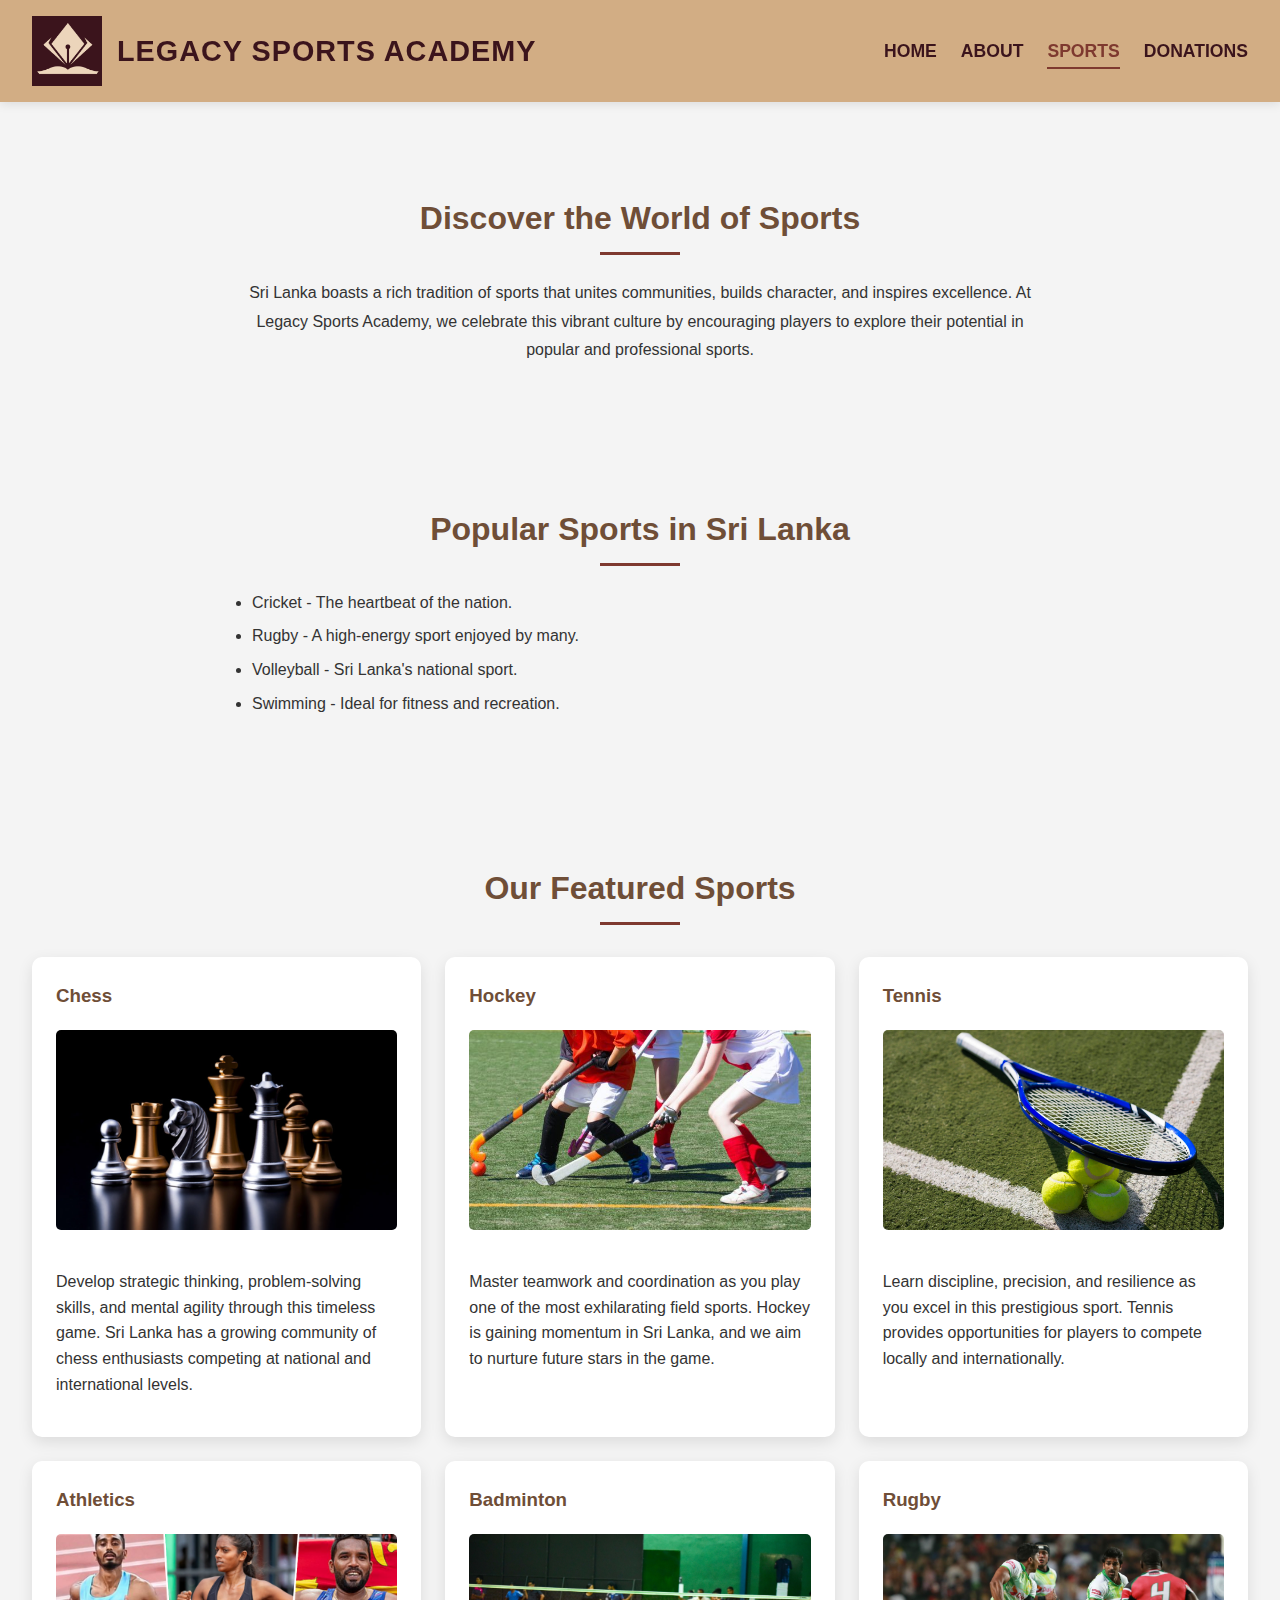
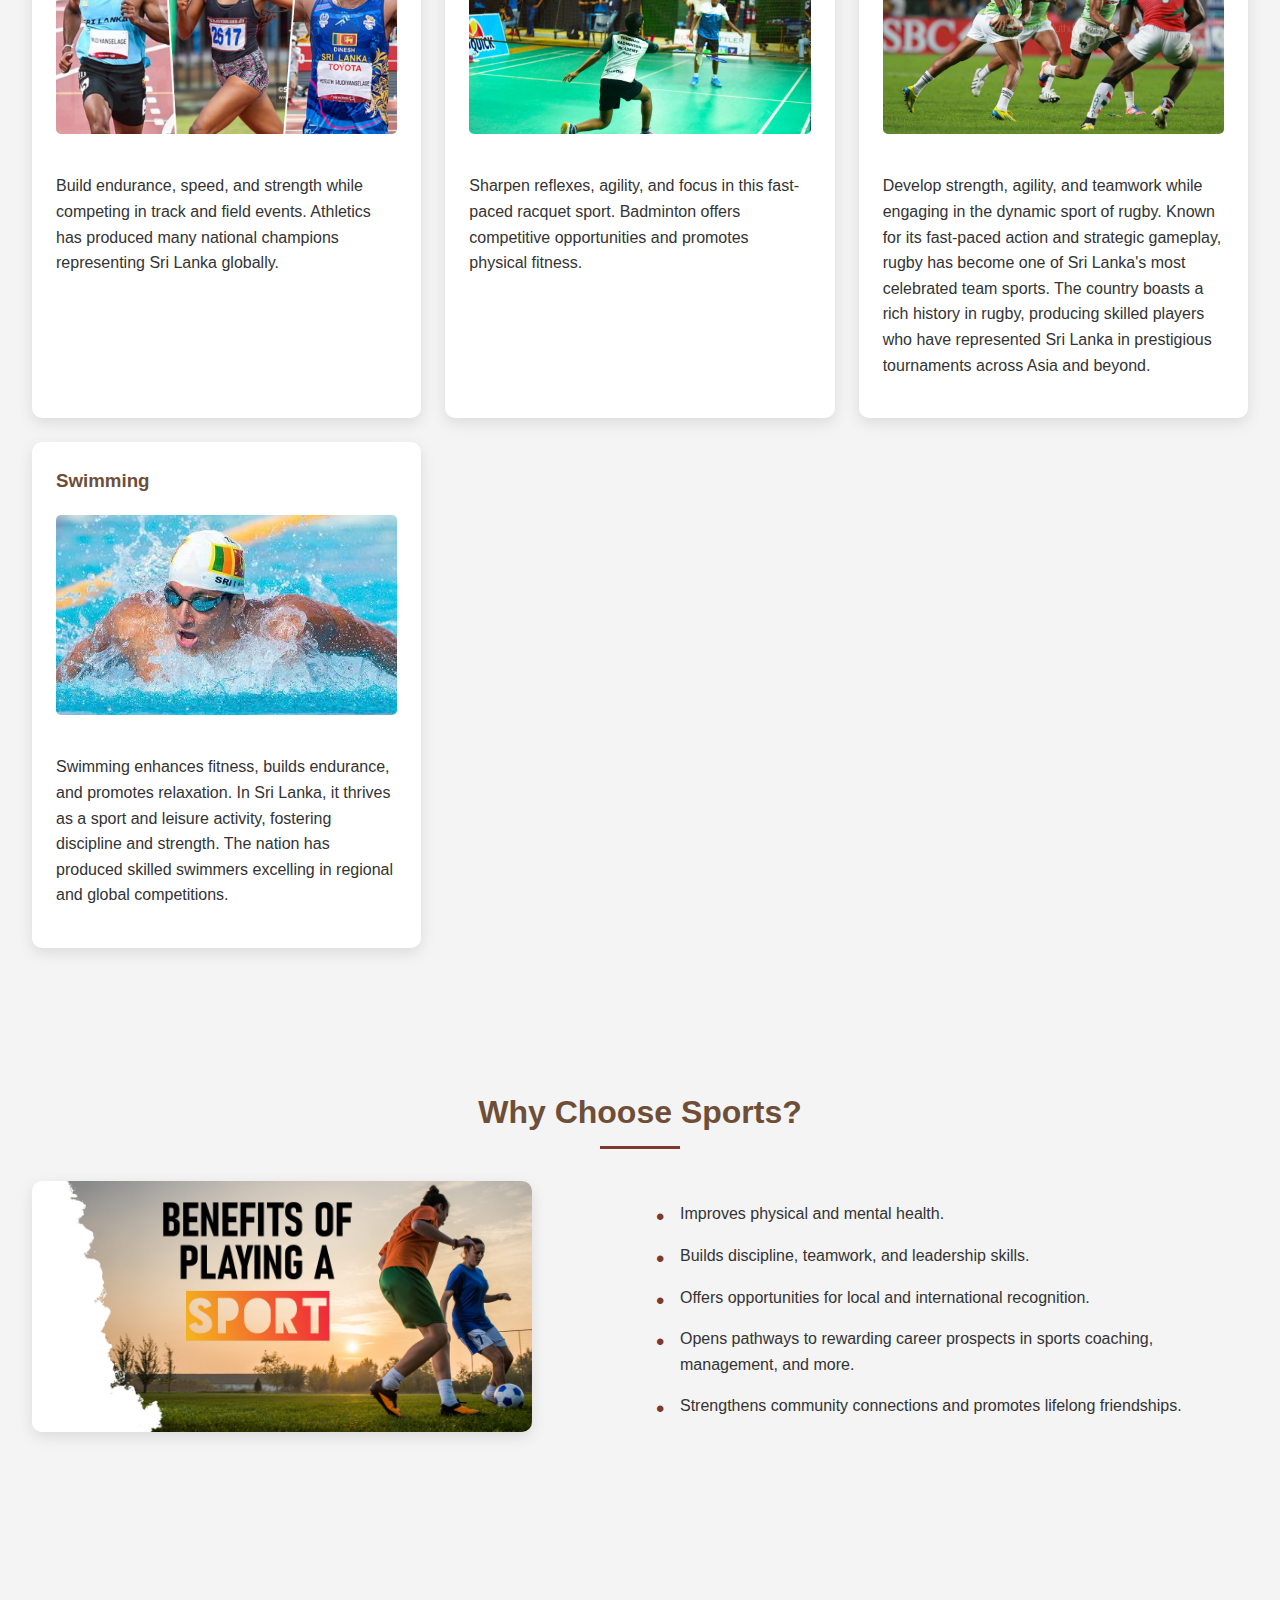
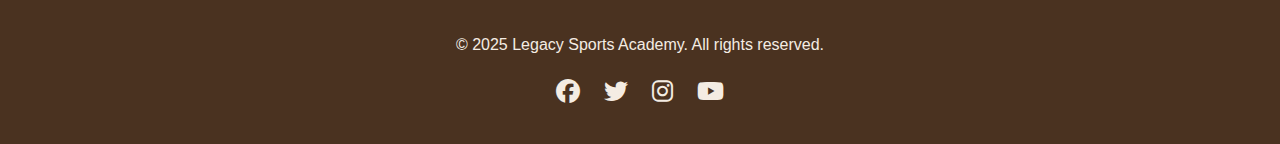
<file: sports.html>
<!DOCTYPE html>
<html lang="en">
<head>
  <meta charset="UTF-8">
  <meta name="viewport" content="width=device-width, initial-scale=1.0">
  <title>Sports - Legacy Sports Academy</title>
  <link rel="stylesheet" href="sport.css">
  <link rel="stylesheet" href="https://cdnjs.cloudflare.com/ajax/libs/font-awesome/6.4.0/css/all.min.css">
</head>
<body>
  <header class="navbar">
    <div class="nav-container">
      <div class="logo-container">
        <img src="image/2.png" alt="Legacy Sports Academy Logo" class="logo">
        <div class="logo-text">
          <h1>LEGACY SPORTS ACADEMY</h1>
        </div>
      </div>
      <nav>
        <ul>
          <li><a href="index.html">HOME</a></li>
          <li><a href="about.html">ABOUT</a></li>
          <li><a href="sports.html" class="active">SPORTS</a></li>
          <li><a href="donations.html">DONATIONS</a></li>
          
        </ul>
      </nav>
      <button class="mobile-menu-btn"><i class="fas fa-bars"></i></button>
    </div>
  </header>

  <main>
    <!-- Introduction Section -->
    <section class="intro">
      <h2>Discover the World of Sports</h2>
      <p>
        Sri Lanka boasts a rich tradition of sports that unites communities, builds character, and inspires excellence.
        At Legacy Sports Academy, we celebrate this vibrant culture by encouraging players to explore their potential in popular and professional sports.
      </p>
    </section>

    <!-- Popular Sports in Sri Lanka -->
    <section class="popular-sports">
      <h2>Popular Sports in Sri Lanka</h2>
      <ul>
        <li>Cricket - The heartbeat of the nation.</li>
        <li>Rugby - A high-energy sport enjoyed by many.</li>
        <li>Volleyball - Sri Lanka's national sport.</li>
        <li>Swimming - Ideal for fitness and recreation.</li>
      </ul>
    </section>

    <!-- Highlighted Sports -->
    <section class="highlighted-sports">
      <h2>Our Featured Sports</h2>
      <div class="sports-grid">
        <div class="sport">
          <h3>Chess</h3>
          <img src="image/chess.png" alt="Playing chess" />
          <p>
            Develop strategic thinking, problem-solving skills, and mental agility through this timeless game.
            Sri Lanka has a growing community of chess enthusiasts competing at national and international levels.
          </p>
        </div>
        <div class="sport">
          <h3>Hockey</h3>
          <img src="image/Hockey.jpg" alt="Hockey match action" />
          <p>
            Master teamwork and coordination as you play one of the most exhilarating field sports.
            Hockey is gaining momentum in Sri Lanka, and we aim to nurture future stars in the game.
          </p>
        </div>
        <div class="sport">
          <h3>Tennis</h3>
          <img src="image/Tennis.jpg" alt="Tennis player in action" />
          <p>
            Learn discipline, precision, and resilience as you excel in this prestigious sport.
            Tennis provides opportunities for players to compete locally and internationally.
          </p>
        </div>
        <div class="sport">
          <h3>Athletics</h3>
          <img src="image/athletics.png" alt="Athletics competition" />
          <p>
            Build endurance, speed, and strength while competing in track and field events.
            Athletics has produced many national champions representing Sri Lanka globally.
          </p>
        </div>
        <div class="sport">
          <h3>Badminton</h3>
          <img src="image/Badminton.jpg" alt="Badminton game in progress" />
          <p>
            Sharpen reflexes, agility, and focus in this fast-paced racquet sport.
            Badminton offers competitive opportunities and promotes physical fitness.
          </p>
        </div>
        <div class="sport">
          <h3>Rugby</h3>
          <img src="image/rugby.jpg" alt="rugby competition" />
          <p>
            Develop strength, agility, and teamwork while engaging in the dynamic sport of rugby. Known for its fast-paced action and strategic gameplay, rugby has become one of Sri Lanka's most celebrated team sports. The country boasts a rich history in rugby, producing skilled players who have represented Sri Lanka in prestigious 
            tournaments across Asia and beyond.
          </p>
        </div>
        <div class="sport">
          <h3>Swimming</h3>
          <img src="image/swimming.jpg" alt="swimming competition" />
          <p>
            Swimming enhances fitness, builds endurance, and promotes relaxation. In Sri Lanka, it thrives as a sport and leisure activity, fostering discipline and strength. The nation has produced skilled swimmers 
            excelling in regional and global competitions.
          </p>
        </div>
      </div>
    </section>

    <!-- Benefits of Sports -->
    <section class="benefits">
      <h2>Why Choose Sports?</h2>
      <div class="benefits-container">
        <!-- Image -->
        <div class="image-container">
          <img src="image/benefits.jpg" alt="Benefits of sports" class="benefits-image" />
        </div>
        
        <!-- Points -->
        <div class="points-container">
          <ul>
            <li>Improves physical and mental health.</li>
            <li>Builds discipline, teamwork, and leadership skills.</li>
            <li>Offers opportunities for local and international recognition.</li>
            <li>Opens pathways to rewarding career prospects in sports coaching, management, and more.</li>
            <li>Strengthens community connections and promotes lifelong friendships.</li>
          </ul>
        </div>
      </div>
    </section>
  </main>

  <footer>
    <p>© 2025 Legacy Sports Academy. All rights reserved.</p>
    <div class="social-links">
      <a href="#"><i class="fab fa-facebook"></i></a>
      <a href="#"><i class="fab fa-twitter"></i></a>
      <a href="#"><i class="fab fa-instagram"></i></a>
      <a href="#"><i class="fab fa-youtube"></i></a>
    </div>
  </footer>

  <script src="script.js"></script>
</body>
</html>
</file>
<file: about.css>
/* General Styles */
body {
  font-family: 'Montserrat', Arial, sans-serif;
  margin: 0;
  padding: 0;
  line-height: 1.6;
  background-color: #f4ece3;
  color: #4a3220;
}

/* Header Styles */
header {
  background-color: #D2AD84;
  padding: 1rem 2rem;
  box-shadow: 0 2px 10px rgba(0, 0, 0, 0.1);
  position: sticky;
  top: 0;
  z-index: 100;
}

.header-container {
  display: flex;
  justify-content: space-between;
  align-items: center;
  max-width: 1300px;
  margin: 0 auto;
  width: 100%;
}

/* Logo Styles */
.logo-container {
  display: flex;
  align-items: center;
  gap: 15px;
}

.logo {
  width: 70px;
  height: 70px;
  object-fit: contain;
}

.logo-text h1 {
  color: #3b141c;
  font-size: 1.8rem;
  margin: 0;
  font-weight: 700;
  text-transform: uppercase;
  letter-spacing: 1px;
}

/* Navigation Styles */
nav {
  display: flex;
  gap: 1.5rem;
  align-items: center;
}

nav a {
  color: #3b141c;
  text-decoration: none;
  font-weight: 600;
  font-size: 1.1rem;
  padding: 0.5rem 0;
  position: relative;
  transition: color 0.3s ease;
  text-transform: uppercase;
  letter-spacing: 0.5px;
}

nav a:hover {
  color: #7E392F;
}

nav a.active {
  color: #7E392F;
  font-weight: 700;
}

nav a.active::after,
nav a:hover::after {
  content: '';
  position: absolute;
  bottom: 0;
  left: 0;
  width: 100%;
  height: 2px;
  background-color: #7E392F;
}

.login-btn {
  background-color: #6F4E37;
  color: white !important;
  padding: 0.5rem 1.5rem !important;
  border-radius: 20px;
  transition: background-color 0.3s ease;
  margin-left: 1rem;
}

.login-btn:hover {
  background-color: #3b141c;
}

.login-btn::after {
  display: none;
}

.mobile-menu-btn {
  display: none;
  background: none;
  border: none;
  font-size: 1.5rem;
  color: #3b141c;
  cursor: pointer;
}

/* Main Content Styles */
main {
  padding: 2rem;
  max-width: 1300px;
  margin: 0 auto;
}

section {
  margin-bottom: 3rem;
  padding: 2rem 0;
}

h2 {
  color: #6f4e37;
  font-size: 2rem;
  margin-bottom: 1.5rem;
  text-align: center;
  position: relative;
}

h2::after {
  content: '';
  display: block;
  width: 80px;
  height: 3px;
  background: #7E392F;
  margin: 0.5rem auto;
}

.content {
  display: flex;
  flex-direction: column;
  gap: 1.5rem;
  align-items: center;
  text-align: center;
}

.content p {
  max-width: 800px;
  margin: 0 auto;
  text-align: left;
  line-height: 1.8;
}

.content-image {
  width: 100%;
  max-width: 600px;
  border-radius: 10px;
  box-shadow: 0 5px 15px rgba(0, 0, 0, 0.1);
  margin-top: 2rem;
}

/* List Styling */
ul {
  list-style-type: none;
  padding: 0;
  display: flex;
  flex-wrap: wrap;
  justify-content: center;
  gap: 1rem;
  margin: 1.5rem 0;
}

ul li {
  background: #6F4E37;
  color: white;
  padding: 0.5rem 1.5rem;
  border-radius: 20px;
  font-weight: 600;
}

/* Buttons for Support Section */
.donate-btn {
  background-color: #6F4E37;
  color: #fff;
  border: none;
  padding: 0.75rem 2rem;
  font-size: 1rem;
  cursor: pointer;
  border-radius: 30px;
  margin-top: 1.5rem;
  box-shadow: 0 4px 6px rgba(0, 0, 0, 0.1);
  transition: all 0.3s ease;
  font-weight: 600;
  text-transform: uppercase;
  letter-spacing: 1px;
}

.donate-btn:hover {
  background-color: #3b141c;
  transform: translateY(-2px);
  box-shadow: 0 6px 8px rgba(0, 0, 0, 0.15);
}

/* Footer Styling */
footer {
  background-color: #4a3220;
  color: #f4ece3;
  text-align: center;
  padding: 2rem 0;
  margin-top: 3rem;
}

footer p {
  margin: 0;
  font-size: 1rem;
}

.social-links {
  margin-top: 1rem;
  display: flex;
  justify-content: center;
  gap: 1.5rem;
}

.social-links a {
  color: #f4ece3;
  font-size: 1.5rem;
  transition: color 0.3s ease;
}

.social-links a:hover {
  color: #D2AD84;
}

/* Responsive Styles */
@media (max-width: 900px) {
  .header-container {
    flex-wrap: wrap;
  }
  
  nav {
    display: none;
    width: 100%;
    flex-direction: column;
    gap: 0.5rem;
    margin-top: 1rem;
    padding: 1rem 0;
  }
  
  nav.active {
    display: flex;
  }
  
  nav a {
    padding: 0.8rem;
    width: 100%;
    text-align: center;
  }
  
  .login-btn {
    margin-left: 0;
    margin-top: 0.5rem;
  }
  
  .mobile-menu-btn {
    display: block;
  }
  
  .logo-text h1 {
    font-size: 1.5rem;
  }
  
  main {
    padding: 1rem;
  }
  
  section {
    padding: 1.5rem 0;
  }
}
</file>
<file: addtournement.css>
/* General Styles */
body {
    font-family: Arial, sans-serif;
    margin: 0;
    padding: 0;
    display: flex;
    background-color: #f4f4f4; /* Light cream background */
    color: #4a3220; /* Dark brown text */
}

/* Sidebar Styling */
.sidebar {
    width: 250px;
    background-color: #8c6746; /* Coffee brown */
    color: #f4ece3; /* Light cream text */
    height: 100vh;
    padding: 20px;
    box-sizing: border-box;
}

.sidebar .logo {
    text-align: center;
    margin-bottom: 30px;
}

.sidebar ul {
    list-style: none;
    padding: 0;
}

.sidebar ul li {
    margin: 20px 0;
}

.sidebar ul li a {
    color: #f4ece3; /* Light cream text */
    text-decoration: none;
    display: block;
    padding: 10px;
    border-radius: 5px;
}

.sidebar ul li.active a,
.sidebar ul li a:hover {
    background-color: #6f4e37; /* Darker coffee brown */
}

/* Main Content */
.main-content {
    flex: 1;
    padding: 20px;
    box-sizing: border-box;
}

header {
    margin-bottom: 20px;
}

header h1 {
    color: #6f4e37; /* Coffee brown heading */
    text-align: center;
}

/* Form Styling */
.form-container {
    max-width: 600px;
    margin: 0 auto;
    background-color: #f4ece3; /* Light cream background */
    border-radius: 10px;
    box-shadow: 2px 2px 5px rgba(0, 0, 0, 0.1);
    padding: 20px;
}

form {
    display: flex;
    flex-direction: column;
}

label {
    margin-bottom: 5px;
    font-weight: bold;
    color: #4a3220; /* Dark brown text */
}

input,
textarea {
    margin-bottom: 15px;
    padding: 10px;
    border: 1px solid #d8c4b2; /* Light brown border */
    border-radius: 5px;
    font-size: 1rem;
    color: #4a3220; /* Dark brown text */
}

textarea {
    resize: none; /* Prevent resizing */
}

button.submit-button {
    padding: 10px 15px;
    background-color: #8c6746; /* Coffee brown */
    color: #f4ece3; /* Light cream text */
    border: none;
    border-radius: 5px;
    cursor: pointer;
    font-weight: bold;
    transition: background-color 0.3s ease;
}

button.submit-button:hover {
    background-color: #6f4e37; /* Darker coffee brown */
}
</file>
<file: style_arena.css>
body {
    font-family: 'Segoe UI', sans-serif;
    background: #f7f1eb;
    margin: 0;
    padding: 0;
}

.container {
    display: flex;
    min-height: 100vh;
}

.sidebar {
    width: 260px;
    background: #e9d8c4;
    padding: 20px;
    border-right: 2px solid #d3bfa8;
    box-shadow: 2px 0 5px rgba(0,0,0,0.05);
}


.sidebar h3 {
    text-align: center;
    color: #5d3a00;
}

.sidebar label {
    display: block;
    margin-top: 10px;
    font-weight: bold;
    color: #5d3a00;
}

.sidebar input {
    width: 100%;
    margin-bottom: 15px;
    padding: 8px;
    border: 1px solid #cbb199;
    background: #fff8f3;
    border-radius: 5px;
}

.sidebar a {
    color: #5d3a00;
    text-decoration: none;
    display: block;
    margin-bottom: 10px;
    font-weight: 500;
}

.sidebar a:hover {
    text-decoration: underline;
}

.main {
    flex: 1;
    padding: 30px;
    background: #fff8f3;
}

.nav-buttons {
    text-align: right;
    margin-bottom: 20px;
}

.nav-buttons button {
    background: #d8b4a0;
    color: #3e2a1a;
    padding: 8px 15px;
    border: none;
    border-radius: 6px;
    margin-left: 10px;
    cursor: pointer;
    transition: background 0.3s ease;
}

.nav-buttons button:hover {
    background: #cfa68c;
}

h2 {
    margin-bottom: 20px;
    color: #4e3a27;
}

table {
    width: 100%;
    border-collapse: collapse;
    background: #fff;
    box-shadow: 0 2px 8px rgba(0,0,0,0.05);
}

table, th, td {
    border: 1px solid #d3bfa8;
}

th, td {
    padding: 12px;
    text-align: center;
    font-size: 14px;
}

th {
    background: #e9d8c4;
    color: #4e3a27;
}

td input {
    width: 90%;
    padding: 6px;
    border: 1px solid #cbb199;
    background: #fefaf6;
    border-radius: 4px;
}

.form-buttons {
    margin-top: 20px;
    text-align: center;
}

.form-buttons button {
    background: #a67c52;
    color: #fff;
    padding: 10px 20px;
    border: none;
    border-radius: 6px;
    margin: 0 10px;
    cursor: pointer;
    font-weight: bold;
    transition: background 0.3s ease;
}

.form-buttons button:hover {
    background: #8c6741;
}
</file>
<file: donations.css>
/* General Styles */
body {
  font-family: 'Montserrat', Arial, sans-serif;
  margin: 0;
  padding: 0;
  line-height: 1.6;
  background-color: #f4f4f4;
  color: #333;
}

/* Header/Navigation Styles */
.navbar {
  background-color: #D2AD84;
  padding: 1rem 2rem;
  box-shadow: 0 2px 10px rgba(0, 0, 0, 0.1);
  position: sticky;
  top: 0;
  z-index: 100;
}

.nav-container {
  display: flex;
  justify-content: space-between;
  align-items: center;
  max-width: 1300px;
  margin: 0 auto;
  width: 100%;
}

.logo-container {
  display: flex;
  align-items: center;
  gap: 15px;
}

.logo {
  width: 70px;
  height: 70px;
  object-fit: contain;
}

.logo-text h1 {
  color: #3b141c;
  font-size: 1.8rem;
  margin: 0;
  font-weight: 700;
  text-transform: uppercase;
  letter-spacing: 1px;
}

.nav-menu {
  list-style: none;
  padding: 0;
  margin: 0;
  display: flex;
  gap: 1.5rem;
  align-items: center;
}

.nav-menu a {
  color: #3b141c;
  text-decoration: none;
  font-weight: 600;
  font-size: 1.1rem;
  padding: 0.5rem 0;
  position: relative;
  transition: color 0.3s ease;
  text-transform: uppercase;
}

.nav-menu a:hover {
  color: #7E392F;
}

.nav-menu a.active {
  color: #7E392F;
  font-weight: 700;
}

.nav-menu a.active::after,
.nav-menu a:hover::after {
  content: '';
  position: absolute;
  bottom: 0;
  left: 0;
  width: 100%;
  height: 2px;
  background-color: #7E392F;
}

.login-btn {
  background-color: #6F4E37;
  color: white !important;
  padding: 0.5rem 1.5rem !important;
  border-radius: 20px;
  transition: background-color 0.3s ease;
  margin-left: 1rem;
}

.login-btn:hover {
  background-color: #3b141c;
}

.login-btn::after {
  display: none;
}

.mobile-menu-btn {
  display: none;
  background: none;
  border: none;
  font-size: 1.5rem;
  color: #3b141c;
  cursor: pointer;
}

/* Main Content Styles */
main {
  padding: 2rem;
  max-width: 1300px;
  margin: 0 auto;
}

section {
  margin-bottom: 3rem;
  padding: 2rem 0;
}

h2 {
  color: #6f4e37;
  font-size: 2rem;
  margin-bottom: 1.5rem;
  text-align: center;
  position: relative;
}

h2::after {
  content: '';
  display: block;
  width: 80px;
  height: 3px;
  background: #7E392F;
  margin: 0.5rem auto;
}

.intro p {
  max-width: 800px;
  margin: 0 auto;
  text-align: center;
  line-height: 1.8;
}

/* Contribution Options */
.contribution-options {
  display: flex;
  justify-content: center;
  gap: 2rem;
  margin-top: 2rem;
  flex-wrap: wrap;
}

.option {
  background-color: white;
  padding: 1.5rem;
  border-radius: 10px;
  box-shadow: 0 5px 15px rgba(0, 0, 0, 0.1);
  text-align: center;
  width: 300px;
  transition: transform 0.3s ease;
}

.option:hover {
  transform: translateY(-5px);
}

.option img {
  width: 100%;
  height: 200px;
  object-fit: cover;
  border-radius: 5px;
  margin-bottom: 1rem;
}

.option h3 {
  color: #6f4e37;
  margin-top: 0;
}

/* History Section */
.history-container {
  display: grid;
  grid-template-columns: repeat(auto-fit, minmax(300px, 1fr));
  gap: 1.5rem;
  margin-top: 2rem;
}

.history-item {
  background-color: white;
  padding: 1.5rem;
  border-radius: 10px;
  box-shadow: 0 5px 15px rgba(0, 0, 0, 0.1);
  text-align: center;
}

.history-item img {
  width: 100%;
  height: 200px;
  object-fit: cover;
  border-radius: 5px;
  margin-bottom: 1rem;
}

/* Footer Styles */
footer {
  background-color: #4a3220;
  color: #f4ece3;
  text-align: center;
  padding: 2rem 0;
  margin-top: 3rem;
}

footer p {
  margin: 0;
  font-size: 1rem;
}

.social-links {
  margin-top: 1rem;
  display: flex;
  justify-content: center;
  gap: 1.5rem;
}

.social-links a {
  color: #f4ece3;
  font-size: 1.5rem;
  transition: color 0.3s ease;
}

.social-links a:hover {
  color: #D2AD84;
}

/* Responsive Styles */
@media (max-width: 900px) {
  .nav-container {
    flex-wrap: wrap;
  }
  
  nav {
    display: none;
    width: 100%;
    flex-direction: column;
    gap: 0.5rem;
    margin-top: 1rem;
    padding: 1rem 0;
  }
  
  nav.active {
    display: flex;
  }
  
  .nav-menu a {
    padding: 0.8rem;
    width: 100%;
    text-align: center;
  }
  
  .login-btn {
    margin-left: 0;
    margin-top: 0.5rem;
  }
  
  .mobile-menu-btn {
    display: block;
  }
  
  .logo-text h1 {
    font-size: 1.5rem;
  }
  
  main {
    padding: 1rem;
  }
  
  section {
    padding: 1.5rem 0;
  }
  
  .contribution-options {
    flex-direction: column;
    align-items: center;
  }
}
</file>
<file: loginselect.css>
/* Base Styles */
* {
    margin: 0;
    padding: 0;
    box-sizing: border-box;
    font-family: 'Montserrat', sans-serif;
}

body {
    background-color: #F5E9DC;
    color: #3B141C;
    min-height: 100vh;
    display: flex;
    justify-content: center;
    align-items: center;
}

.login-container {
    width: 90%;
    max-width: 1200px;
    background-color: #F8F1E9;
    border-radius: 20px;
    box-shadow: 0 10px 30px rgba(59, 20, 28, 0.2);
    overflow: hidden;
    margin: 2rem 0;
}

.logo-header {
    background-color: #6F4E37;
    padding: 2rem;
    text-align: center;
    color: #F8F1E9;
}

.logo-header img {
    width: 100px;
    height: 100px;
    object-fit: contain;
    margin-bottom: 1rem;
}

.logo-header h1 {
    font-size: 2rem;
    font-weight: 700;
    letter-spacing: 1px;
}

.login-options {
    padding: 3rem 2rem;
}

.login-options h2 {
    text-align: center;
    color: #3B141C;
    margin-bottom: 2.5rem;
    font-size: 1.8rem;
    position: relative;
}

.login-options h2::after {
    content: '';
    display: block;
    width: 80px;
    height: 3px;
    background: #7E392F;
    margin: 0.5rem auto;
}

.option-grid {
    display: grid;
    grid-template-columns: repeat(auto-fit, minmax(250px, 1fr));
    gap: 2rem;
    margin-bottom: 3rem;
}

.option-card {
    background: white;
    border-radius: 15px;
    padding: 2rem 1.5rem;
    text-align: center;
    text-decoration: none;
    color: #3B141C;
    transition: all 0.3s ease;
    box-shadow: 0 5px 15px rgba(0, 0, 0, 0.05);
}

.option-card:hover {
    transform: translateY(-10px);
    box-shadow: 0 15px 30px rgba(0, 0, 0, 0.1);
}

.option-card .icon {
    width: 80px;
    height: 80px;
    margin: 0 auto 1.5rem;
    border-radius: 50%;
    display: flex;
    align-items: center;
    justify-content: center;
    font-size: 2rem;
    color: white;
}

.option-card h3 {
    font-size: 1.5rem;
    margin-bottom: 1rem;
}

.option-card p {
    font-size: 0.95rem;
    line-height: 1.6;
    color: #593C39;
}

/* Card Colors */
.admin .icon { background-color: #3B141C; }
.admin:hover { border: 2px solid #3B141C; }

.coach .icon { background-color: #7E392F; }
.coach:hover { border: 2px solid #7E392F; }

.player .icon { background-color: #A17249; }
.player:hover { border: 2px solid #A17249; }

.donor .icon { background-color: #6F4E37; }
.donor:hover { border: 2px solid #6F4E37; }

.back-home {
    text-align: center;
    margin-top: 2rem;
}

.back-home a {
    color: #6F4E37;
    text-decoration: none;
    font-weight: 600;
    transition: color 0.3s ease;
    display: inline-flex;
    align-items: center;
    gap: 0.5rem;
}

.back-home a:hover {
    color: #3B141C;
}

/* Responsive */
@media (max-width: 768px) {
    .login-container {
        width: 95%;
    }
    
    .option-grid {
        grid-template-columns: 1fr;
    }
    
    .logo-header h1 {
        font-size: 1.5rem;
    }
}
</file>
<file: payment_style.css>
body {
    font-family: 'Segoe UI', Tahoma, Geneva, Verdana, sans-serif;
    background-color: #f7f3ef;
    padding: 50px;
}

.payment-container {
    background-color: #fffaf6;
    padding: 30px;
    max-width: 450px;
    margin: auto;
    border-radius: 10px;
    box-shadow: 0 4px 10px rgba(120, 84, 66, 0.1);
    border: 1px solid #e6dcd1;
}

h2 {
    text-align: center;
    color: #5a3e36;
}

label {
    margin-top: 15px;
    display: block;
    color: #6b4e45;
    font-weight: bold;
}

input, button {
    width: 100%;
    padding: 10px;
    margin-top: 6px;
    border: 1px solid #d3c2b6;
    border-radius: 5px;
    background-color: #fcf9f6;
}

input:focus {
    outline: none;
    border-color: #b49b87;
    background-color: #fefcfb;
}

button {
    background-color: #b49b87;
    color: white;
    font-weight: bold;
    border: none;
    cursor: pointer;
    margin-top: 20px;
    transition: background-color 0.3s;
}

button:hover {
    background-color: #9e836e;
}

#paymentError {
    color: #b30000;
    text-align: center;
    margin-top: 15px;
}
</file>
<file: sport.css>
/* General Styles */
body {
  font-family: Arial, sans-serif;
  margin: 0;
  padding: 0;
  line-height: 1.6;
  background-color: #f4f4f4;
  color: #333;
}

/* Header/Navigation Styles */
.navbar {
  background-color: #D2AD84;
  padding: 1rem 2rem;
  box-shadow: 0 2px 10px rgba(0, 0, 0, 0.1);
  position: sticky;
  top: 0;
  z-index: 100;
}

.nav-container {
  display: flex;
  justify-content: space-between;
  align-items: center;
  max-width: 1300px;
  margin: 0 auto;
  width: 100%;
}

.logo-container {
  display: flex;
  align-items: center;
  gap: 15px;
}

.logo {
  width: 70px;
  height: 70px;
  object-fit: contain;
}

.logo-text h1 {
  color: #3b141c;
  font-size: 1.8rem;
  margin: 0;
  font-weight: 700;
  text-transform: uppercase;
  letter-spacing: 1px;
}

nav ul {
  list-style: none;
  padding: 0;
  margin: 0;
  display: flex;
  gap: 1.5rem;
  align-items: center;
}

nav a {
  color: #3b141c;
  text-decoration: none;
  font-weight: 600;
  font-size: 1.1rem;
  padding: 0.5rem 0;
  position: relative;
  transition: color 0.3s ease;
  text-transform: uppercase;
}

nav a:hover {
  color: #7E392F;
}

nav a.active {
  color: #7E392F;
  font-weight: 700;
}

nav a.active::after,
nav a:hover::after {
  content: '';
  position: absolute;
  bottom: 0;
  left: 0;
  width: 100%;
  height: 2px;
  background-color: #7E392F;
}

.login-btn {
  background-color: #6F4E37;
  color: white !important;
  padding: 0.5rem 1.5rem !important;
  border-radius: 20px;
  transition: background-color 0.3s ease;
  margin-left: 1rem;
}

.login-btn:hover {
  background-color: #3b141c;
}

.login-btn::after {
  display: none;
}

.mobile-menu-btn {
  display: none;
  background: none;
  border: none;
  font-size: 1.5rem;
  color: #3b141c;
  cursor: pointer;
}

/* Main Content Styles */
main {
  padding: 2rem;
  max-width: 1300px;
  margin: 0 auto;
}

section {
  margin-bottom: 3rem;
  padding: 2rem 0;
}

h2 {
  color: #6f4e37;
  font-size: 2rem;
  margin-bottom: 1.5rem;
  text-align: center;
  position: relative;
}

h2::after {
  content: '';
  display: block;
  width: 80px;
  height: 3px;
  background: #7E392F;
  margin: 0.5rem auto;
}

.intro p {
  max-width: 800px;
  margin: 0 auto;
  text-align: center;
  line-height: 1.8;
}

/* Popular Sports Section */
.popular-sports ul {
  list-style: disc;
  padding-left: 1.5rem;
  max-width: 800px;
  margin: 0 auto;
}

.popular-sports li {
  margin-bottom: 0.5rem;
}

/* Sports Grid */
.sports-grid {
  display: grid;
  grid-template-columns: repeat(auto-fit, minmax(300px, 1fr));
  gap: 1.5rem;
  margin-top: 2rem;
}

.sport {
  background-color: white;
  padding: 1.5rem;
  border-radius: 10px;
  box-shadow: 0 5px 15px rgba(0, 0, 0, 0.1);
  transition: transform 0.3s ease;
}

.sport:hover {
  transform: translateY(-5px);
}

.sport h3 {
  color: #6f4e37;
  margin-top: 0;
}

.sport img {
  width: 100%;
  height: 200px;
  object-fit: cover;
  border-radius: 5px;
  margin-bottom: 1rem;
}

/* Benefits Section */
.benefits-container {
  display: flex;
  align-items: center;
  gap: 2rem;
  margin-top: 2rem;
}

.image-container {
  flex: 1;
}

.benefits-image {
  width: 100%;
  max-width: 500px;
  border-radius: 10px;
  box-shadow: 0 5px 15px rgba(0, 0, 0, 0.1);
}

.points-container {
  flex: 1;
}

.points-container ul {
  list-style: none;
  padding: 0;
}

.points-container li {
  margin-bottom: 1rem;
  padding-left: 1.5rem;
  position: relative;
  line-height: 1.6;
}

.points-container li::before {
  content: '•';
  color: #7E392F;
  font-size: 1.5rem;
  position: absolute;
  left: 0;
  top: -3px;
}

/* Footer Styles */
footer {
  background-color: #4a3220;
  color: #f4ece3;
  text-align: center;
  padding: 2rem 0;
  margin-top: 3rem;
}

footer p {
  margin: 0;
  font-size: 1rem;
}

.social-links {
  margin-top: 1rem;
  display: flex;
  justify-content: center;
  gap: 1.5rem;
}

.social-links a {
  color: #f4ece3;
  font-size: 1.5rem;
  transition: color 0.3s ease;
}

.social-links a:hover {
  color: #D2AD84;
}

/* Responsive Styles */
@media (max-width: 900px) {
  .nav-container {
    flex-wrap: wrap;
  }
  
  nav {
    display: none;
    width: 100%;
    flex-direction: column;
    gap: 0.5rem;
    margin-top: 1rem;
    padding: 1rem 0;
  }
  
  nav.active {
    display: flex;
  }
  
  nav a {
    padding: 0.8rem;
    width: 100%;
    text-align: center;
  }
  
  .login-btn {
    margin-left: 0;
    margin-top: 0.5rem;
  }
  
  .mobile-menu-btn {
    display: block;
  }
  
  .logo-text h1 {
    font-size: 1.5rem;
  }
  
  main {
    padding: 1rem;
  }
  
  section {
    padding: 1.5rem 0;
  }
  
  .benefits-container {
    flex-direction: column;
  }
  
  .benefits-image {
    max-width: 100%;
  }
}
</file>
